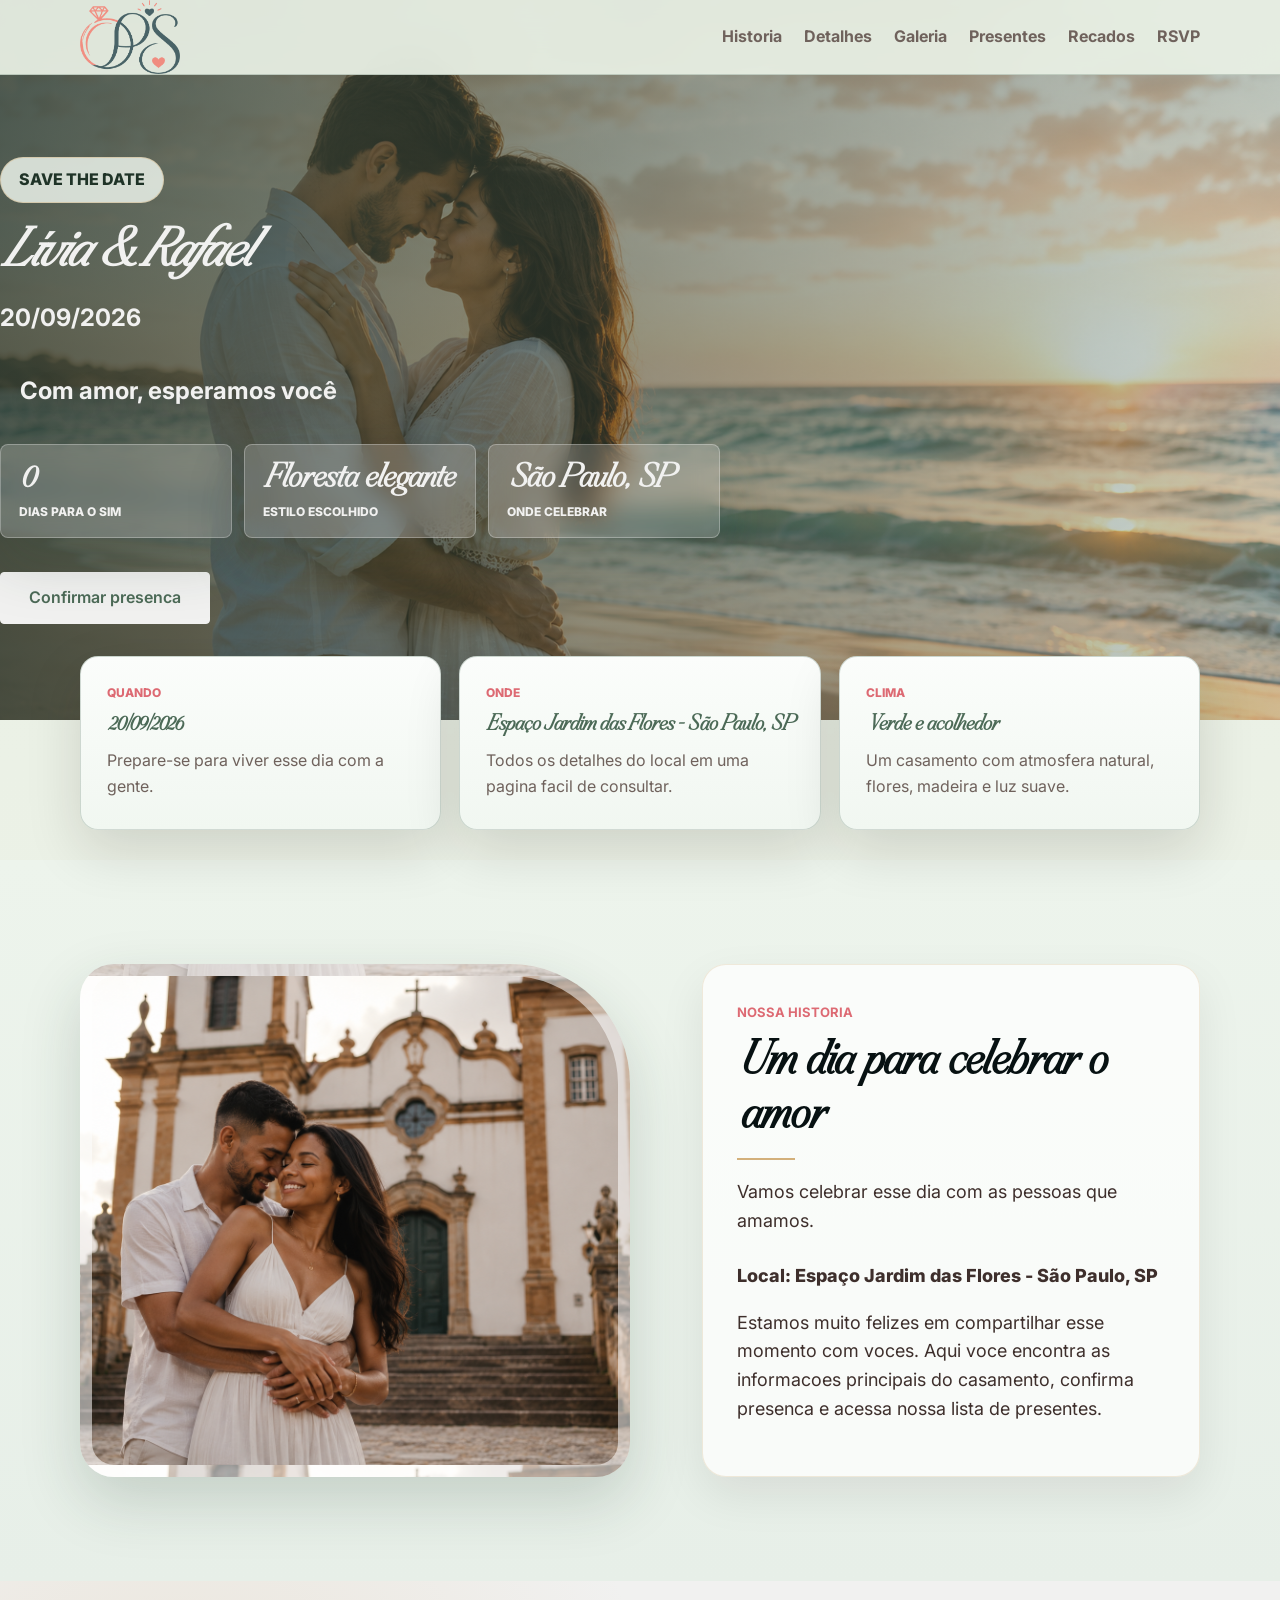
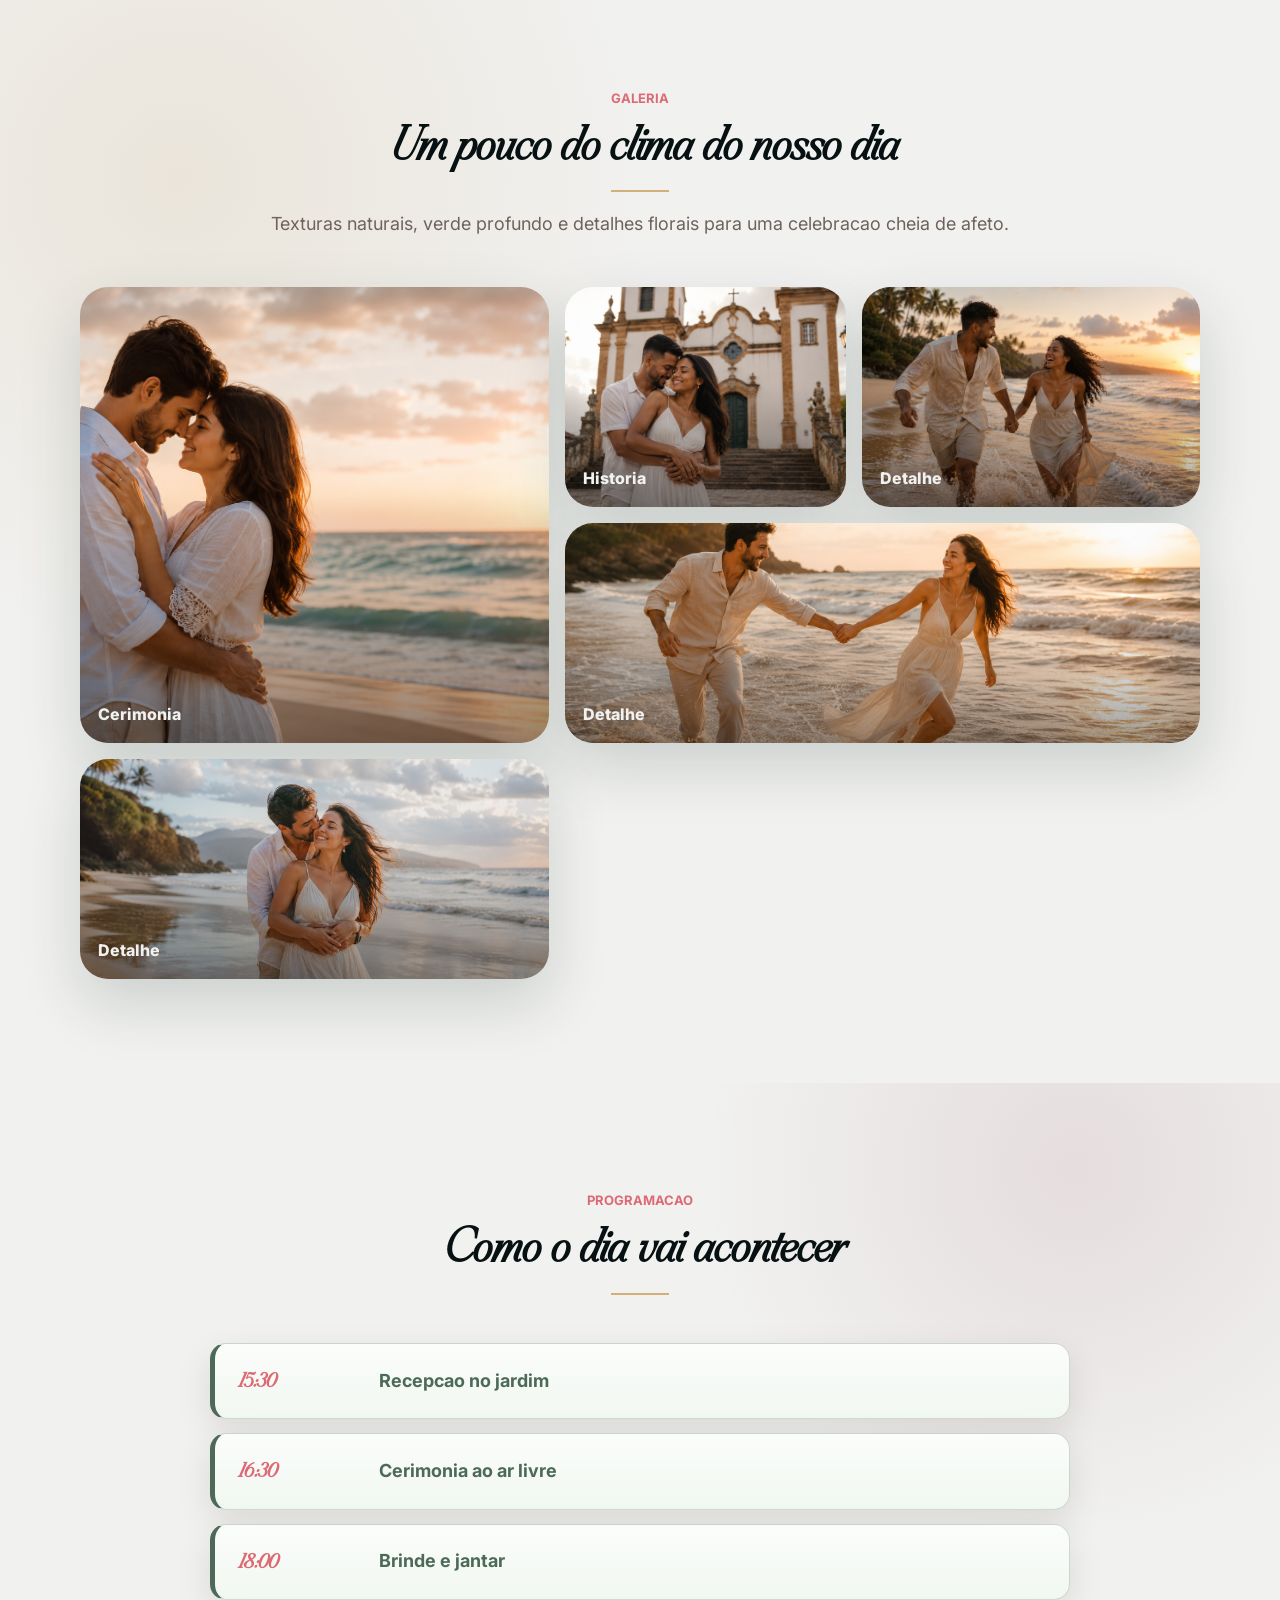
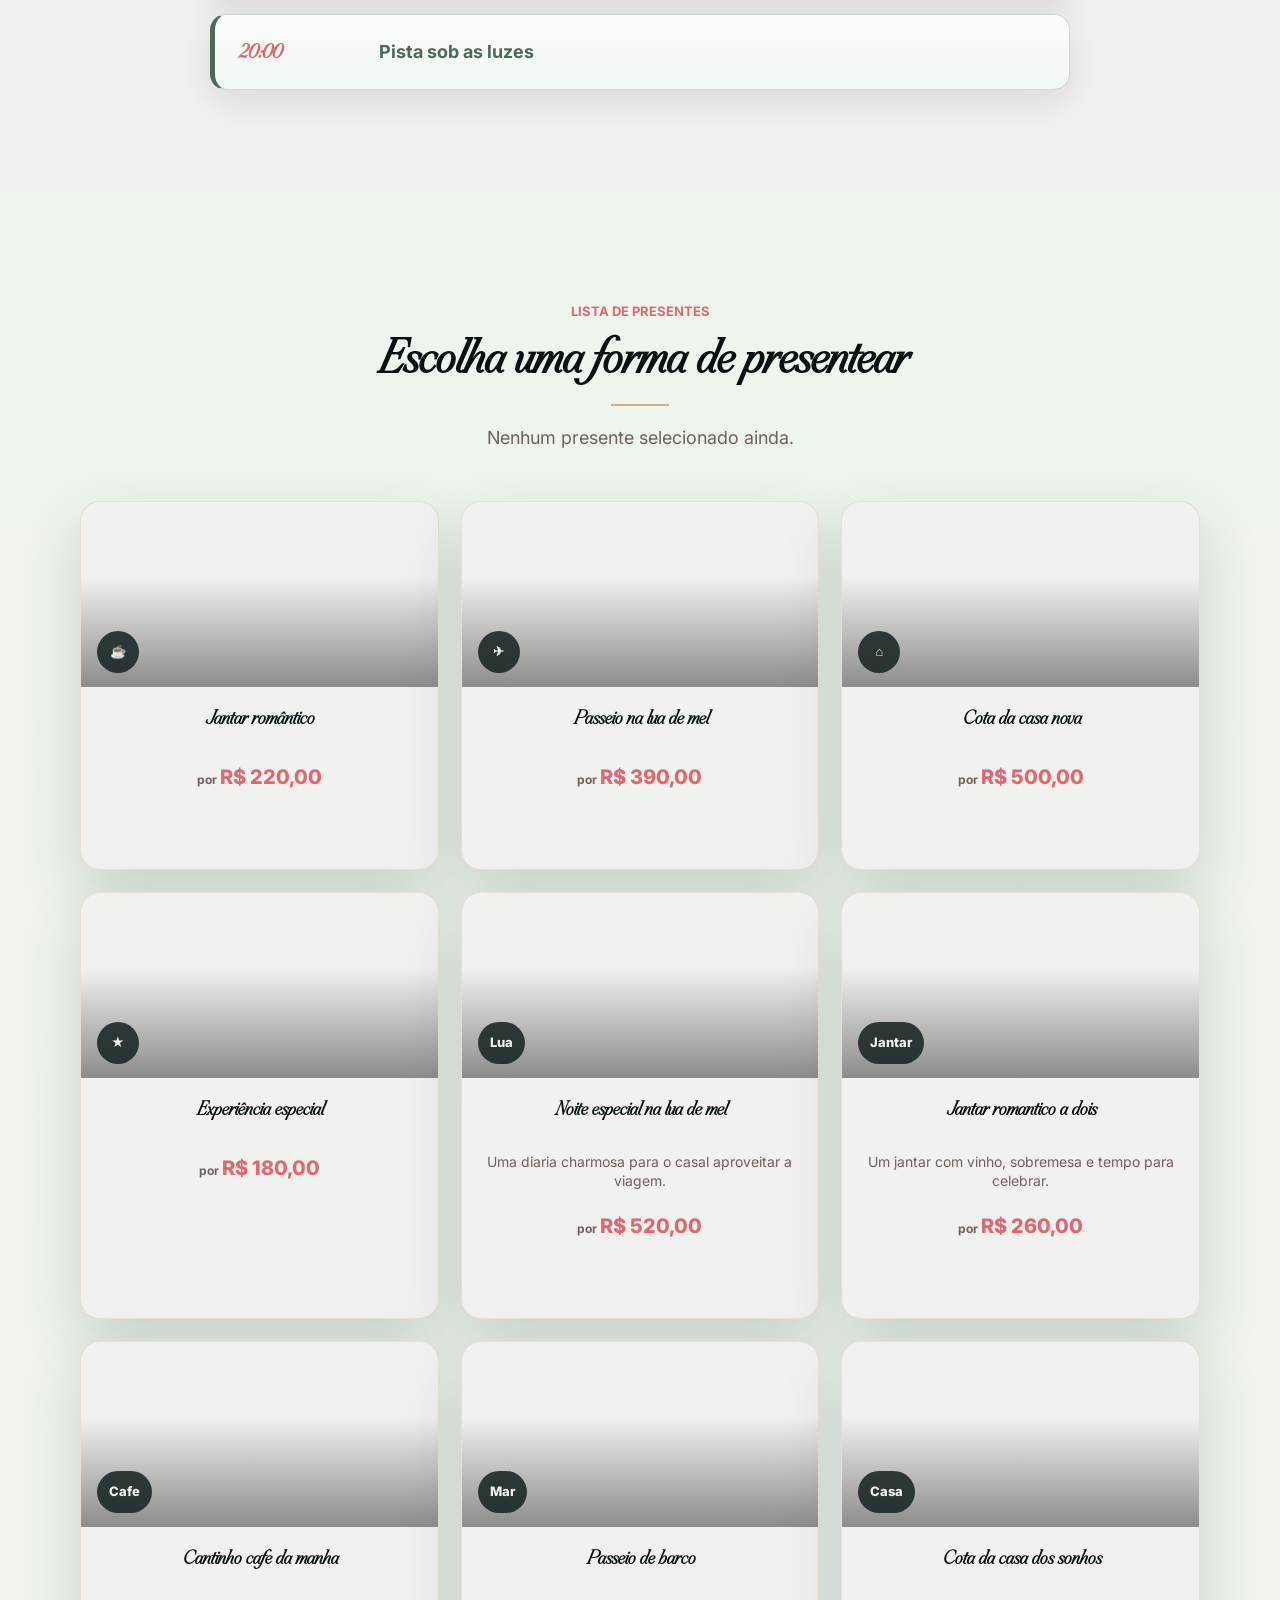
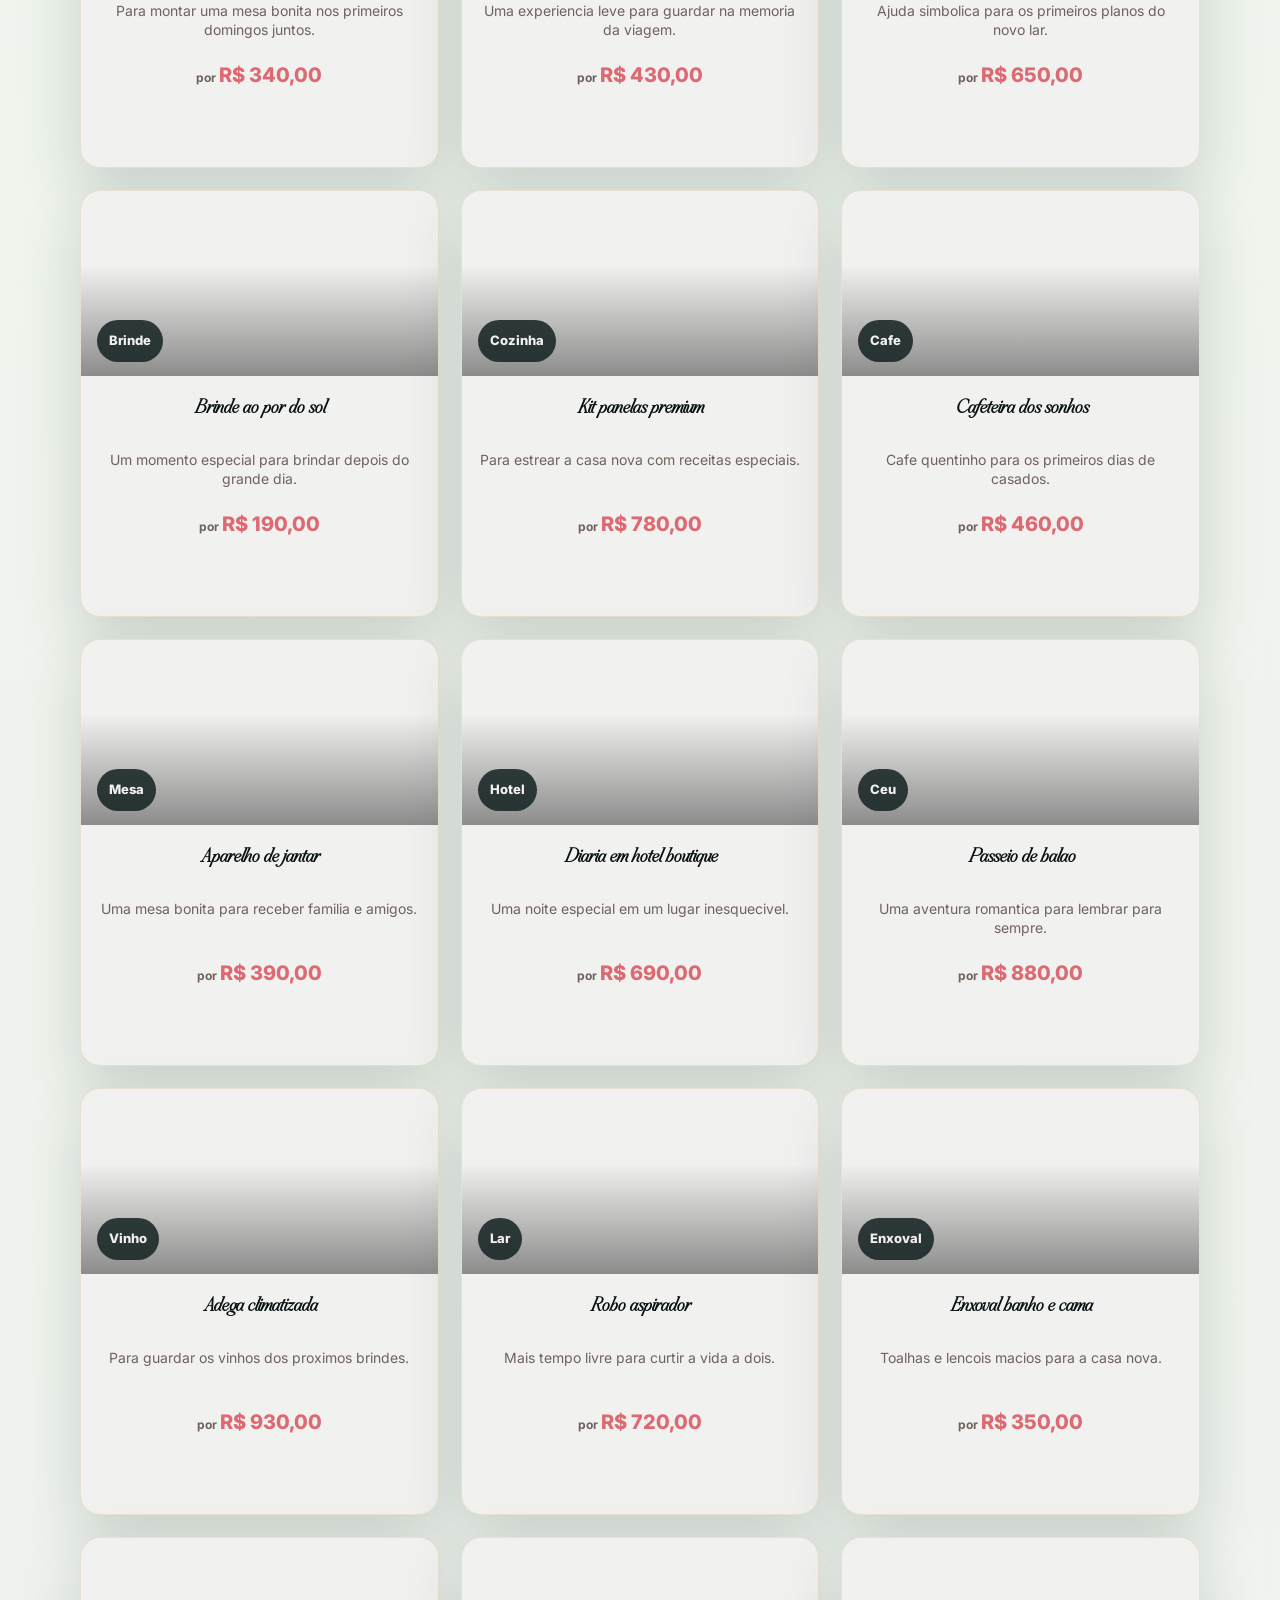
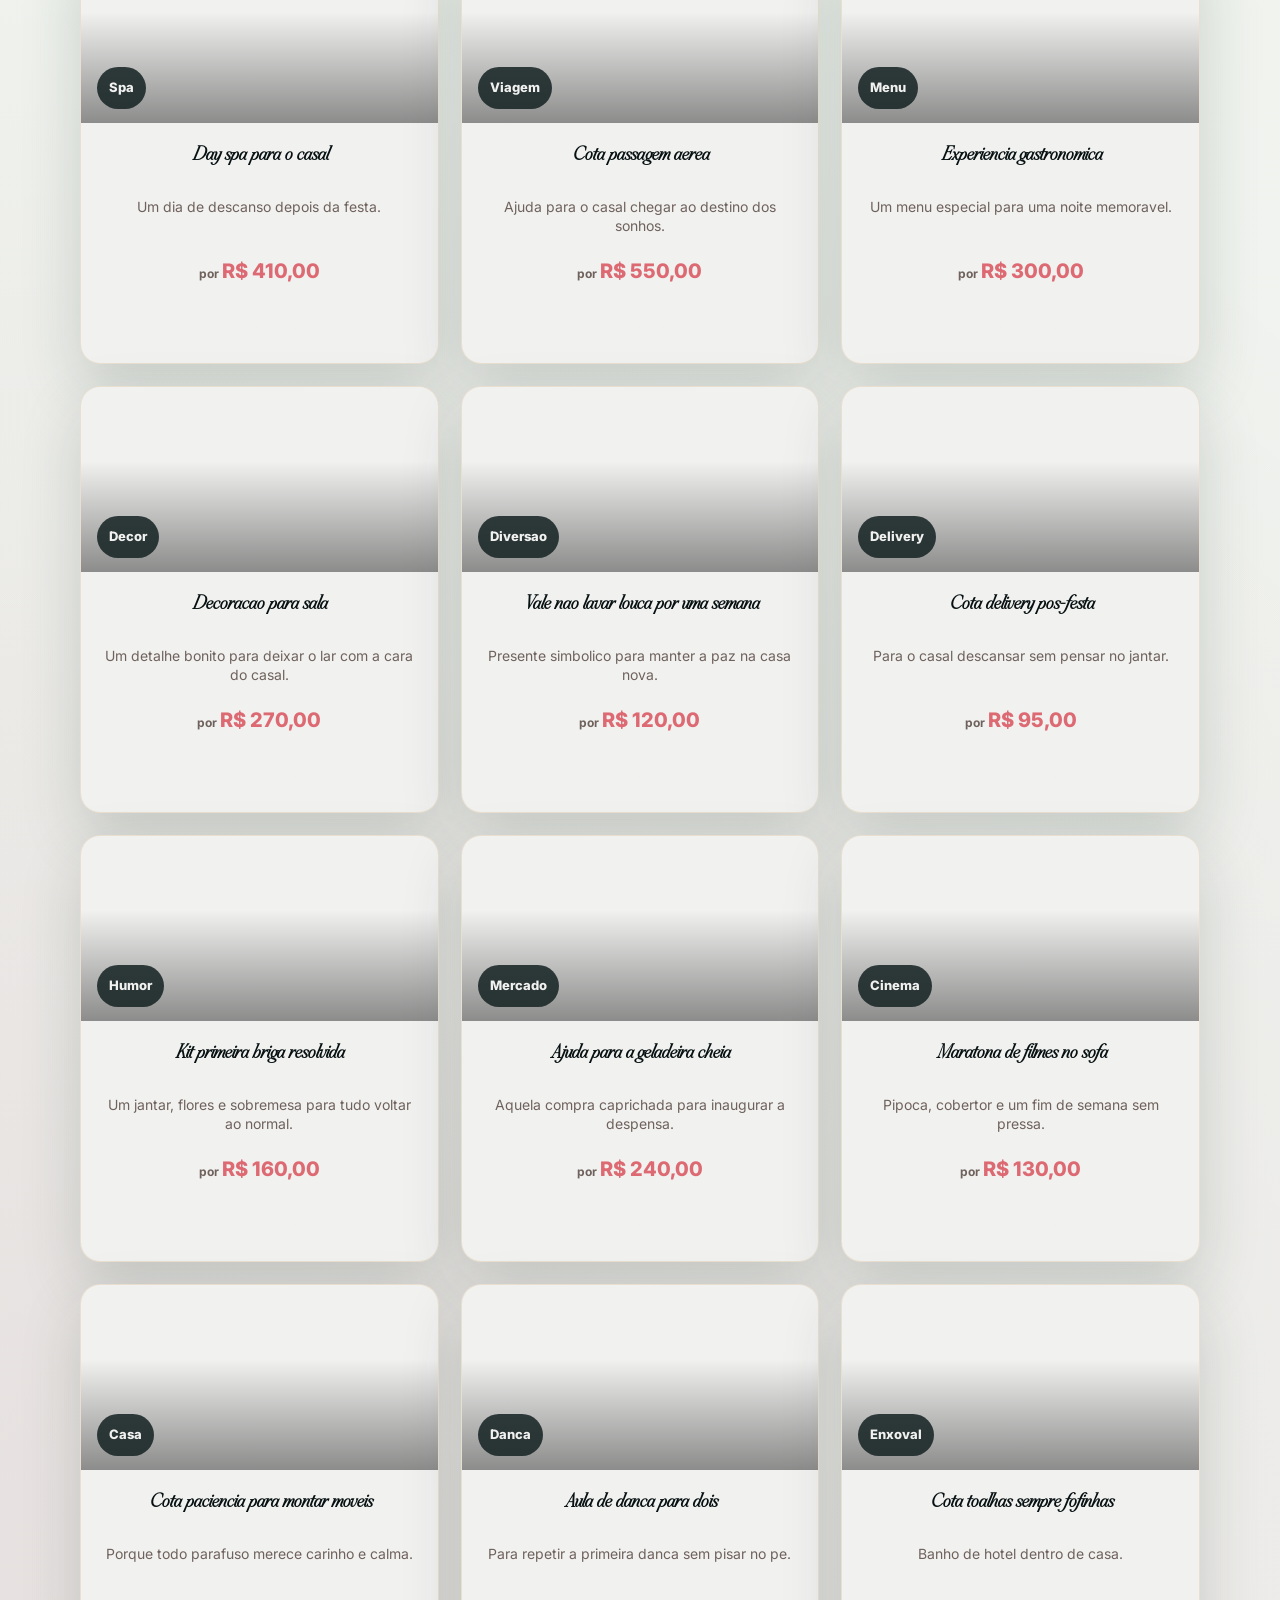
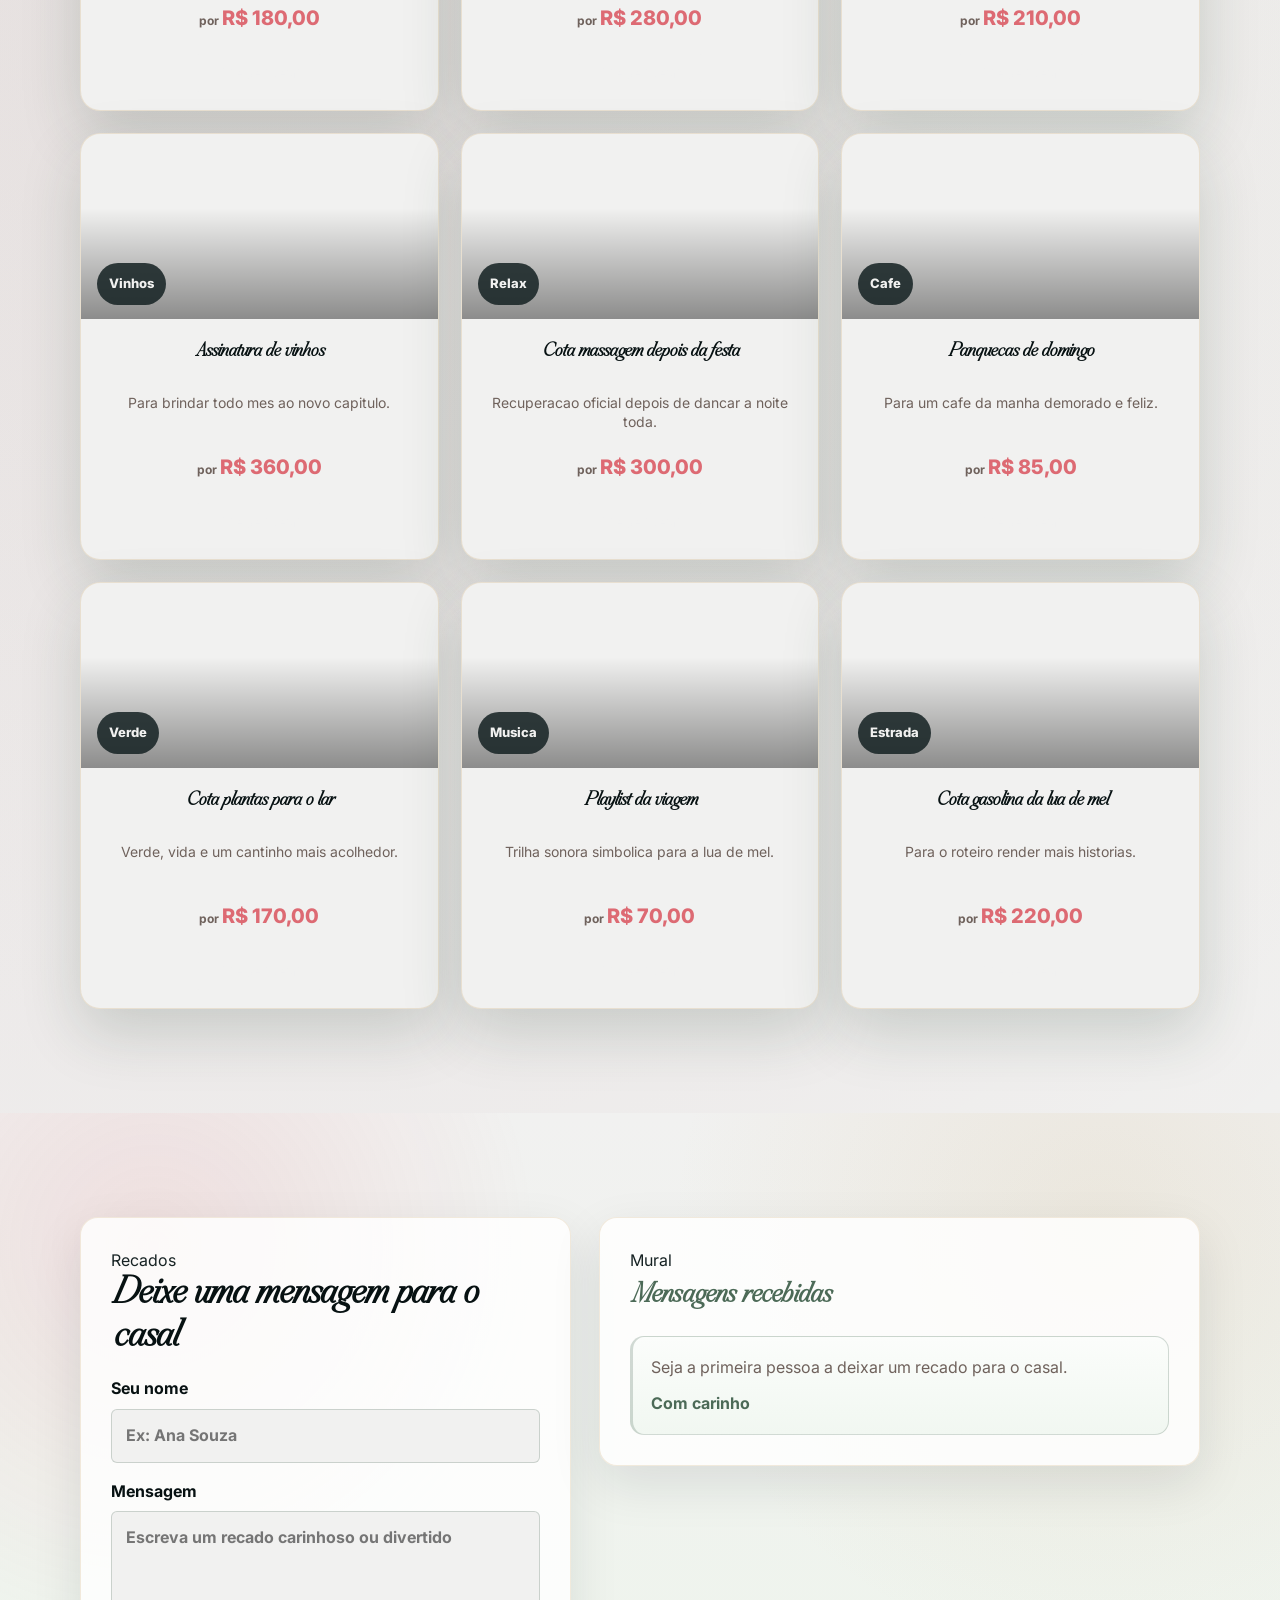
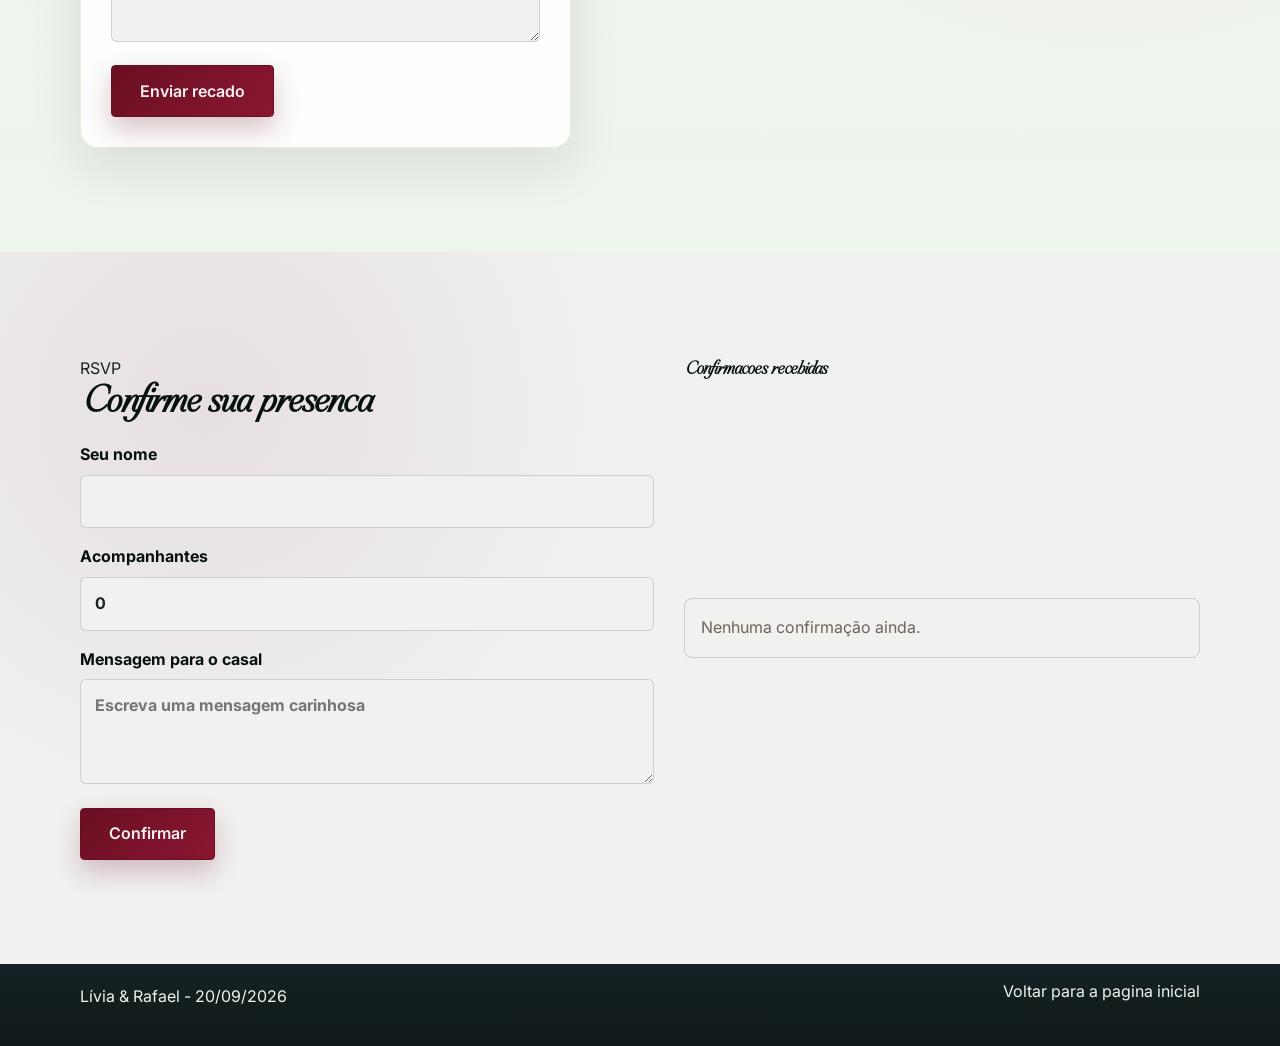
<file: site.html>
<!DOCTYPE html>
<html lang="pt-BR">
<head>
  <meta charset="UTF-8">
  <meta name="viewport" content="width=device-width, initial-scale=1.0">
  <title>Site do casal</title>
  <link rel="icon" href="img/asas.png" type="image/png">
  <link rel="stylesheet" href="styles.css?v=themes-7">
</head>
<body class="couple-page">
  <header class="couple-header">
    <a class="brand" href="index.html"><img class="brand-symbol" src="img/opslogo.png" alt="OpsCasei"></a>
    <nav>
      <a href="#historia">Historia</a>
      <a href="#detalhes">Detalhes</a>
      <a href="#galeria">Galeria</a>
      <a href="#presentes">Presentes</a>
      <a href="#recados">Recados</a>
      <a href="#rsvp">RSVP</a>
    </nav>
  </header>

  <main id="couple-site">
    <section class="couple-hero" id="home">
      <div class="couple-hero-bg"></div>
      <div class="couple-hero-overlay"></div>
      <div class="container couple-hero-content">
        <span>Save the date</span>
        <h1 id="couple-title">Carregando...</h1>
        <p id="couple-date"></p>
        <p class="couple-hero-tagline" id="couple-tagline"></p>
        <div class="couple-hero-facts" aria-label="Resumo do casamento">
          <div>
            <strong id="days-left">--</strong>
            <small>dias para o sim</small>
          </div>
          <div>
            <strong id="hero-theme-label">Tema</strong>
            <small>estilo escolhido</small>
          </div>
          <div>
            <strong id="hero-city">Local</strong>
            <small>onde celebrar</small>
          </div>
        </div>
        <a class="button button-white" href="#rsvp">Confirmar presenca</a>
      </div>
    </section>

    <section class="couple-detail-band" id="detalhes">
      <div class="container detail-grid">
        <article>
          <span>Quando</span>
          <strong id="detail-date">--</strong>
          <p>Prepare-se para viver esse dia com a gente.</p>
        </article>
        <article>
          <span>Onde</span>
          <strong id="detail-place">--</strong>
          <p>Todos os detalhes do local em uma pagina facil de consultar.</p>
        </article>
        <article>
          <span>Clima</span>
          <strong id="detail-mood">Celebrar</strong>
          <p id="detail-mood-copy">Um encontro feito para guardar na memoria.</p>
        </article>
      </div>
    </section>

    <section class="section couple-story" id="historia">
      <div class="container split">
        <div class="story-photo"></div>
        <div class="copy-block">
          <span class="eyebrow">Nossa historia</span>
          <h2>Um dia para celebrar o amor</h2>
          <p id="couple-message">Mensagem do casal.</p>
          <p class="couple-place" id="couple-place"></p>
          <p>Estamos muito felizes em compartilhar esse momento com voces. Aqui voce encontra as informacoes principais do casamento, confirma presenca e acessa nossa lista de presentes.</p>
        </div>
      </div>
    </section>

    <section class="section couple-gallery" id="galeria">
      <div class="container">
        <div class="section-heading">
          <span class="eyebrow">Galeria</span>
          <h2>Um pouco do clima do nosso dia</h2>
          <p id="gallery-intro">Imagens escolhidas para traduzir o estilo da celebracao.</p>
        </div>
        <div class="couple-gallery-grid" id="couple-gallery-grid"></div>
      </div>
    </section>

    <section class="section couple-schedule">
      <div class="container">
        <div class="section-heading">
          <span class="eyebrow">Programacao</span>
          <h2>Como o dia vai acontecer</h2>
        </div>
        <div class="schedule-list" id="schedule-list"></div>
      </div>
    </section>

    <section class="section couple-gifts" id="presentes" data-optional-section="gifts">
      <div class="container">
        <div class="section-heading">
          <span class="eyebrow">Lista de presentes</span>
          <h2>Escolha uma forma de presentear</h2>
          <p id="couple-gift-status">Nenhum presente selecionado ainda.</p>
        </div>
        <div class="couple-gift-grid" id="couple-gift-grid"></div>
      </div>
    </section>

    <section class="section couple-notes" id="recados">
      <div class="container notes-layout">
        <form class="tool-form note-form" id="note-form">
          <span class="eyebrow">Recados</span>
          <h2>Deixe uma mensagem para o casal</h2>
          <label>Seu nome
            <input name="name" type="text" placeholder="Ex: Ana Souza" required>
          </label>
          <label>Mensagem
            <textarea name="message" rows="4" placeholder="Escreva um recado carinhoso ou divertido" required></textarea>
          </label>
          <button class="button button-primary" type="submit">Enviar recado</button>
        </form>
        <aside class="note-board">
          <span class="eyebrow">Mural</span>
          <h3>Mensagens recebidas</h3>
          <div class="note-list" id="note-list"></div>
        </aside>
      </div>
    </section>

    <section class="section couple-rsvp" id="rsvp" data-optional-section="rsvp">
      <div class="container modal-grid">
        <form class="tool-form" id="couple-rsvp-form">
          <span class="eyebrow">RSVP</span>
          <h2>Confirme sua presenca</h2>
          <label>Seu nome
            <input name="guest" type="text" required>
          </label>
          <label>Acompanhantes
            <input name="companions" type="number" min="0" max="10" value="0">
          </label>
          <label>Mensagem para o casal
            <textarea name="note" rows="3" placeholder="Escreva uma mensagem carinhosa"></textarea>
          </label>
          <button class="button button-primary" type="submit">Confirmar</button>
        </form>
        <aside class="guest-list">
          <h3>Confirmacoes recebidas</h3>
          <div id="couple-guests"></div>
        </aside>
      </div>
    </section>
  </main>

  <footer class="footer">
    <div class="container footer-bottom-inner">
      <p id="couple-footer">Site criado com carinho.</p>
      <p><a href="index.html">Voltar para a pagina inicial</a></p>
    </div>
  </footer>

  <script src="couple-site.js?v=themes-6"></script>
</body>
</html>
</file>
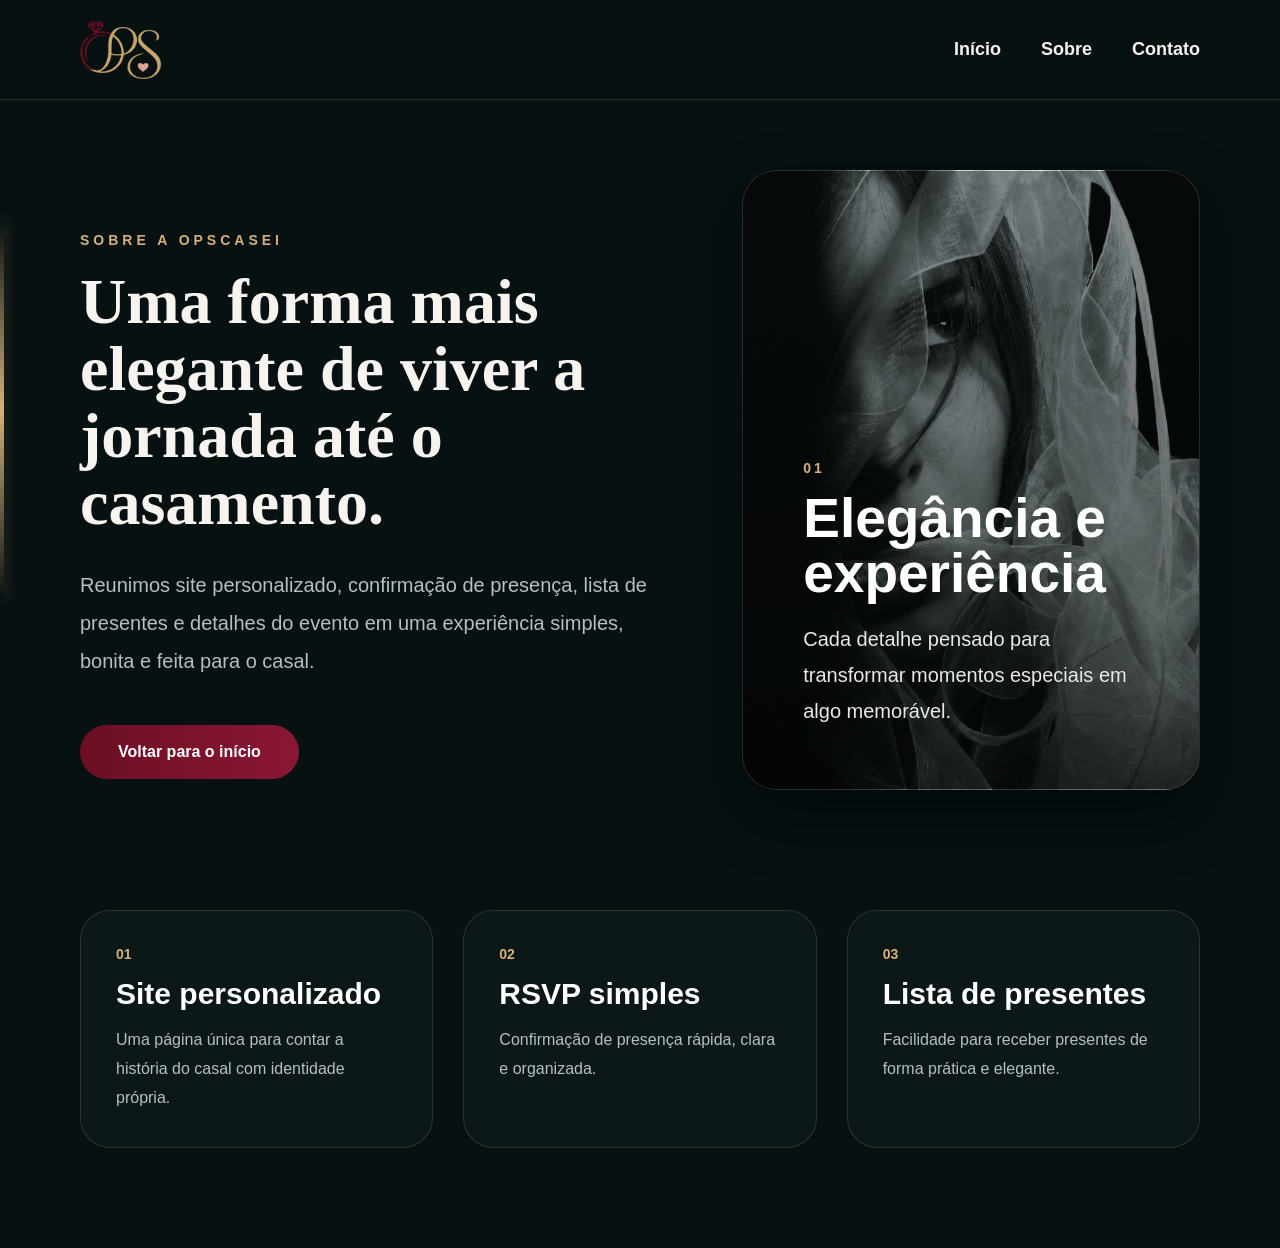
<file: sobre.html>
<!DOCTYPE html>
<html lang="pt-br">
<head>
  <meta charset="UTF-8">
  <meta name="viewport" content="width=device-width, initial-scale=1.0">
  <title>Sobre | OPSCASEI</title>
  <link rel="stylesheet" href="sobre.css">
</head>

<body>

<header class="navbar">
  <a href="index.html" class="logo">
    <img src="./img/logo.png" alt="OPSCASEI">
  </a>

  <nav>

<a href="index.html">Início</a>

<a href="sobre.html">Sobre</a>

<a href="contato.html">Contato</a>

</nav>
</header>

<main>

<section class="sobre">
  <div class="texto">
    <span class="tag">Sobre a OPSCASEI</span>

    <h1>
      Uma forma mais elegante de viver a jornada até o casamento.
    </h1>

    <p>
      Reunimos site personalizado, confirmação de presença, lista de presentes
      e detalhes do evento em uma experiência simples, bonita e feita para o casal.
    </p>

    <a href="index.html" class="botao">Voltar para o início</a>
  </div>

  <div class="card-destaque">

<span>01</span>

<h2>Elegância e experiência</h2>

<p>
Cada detalhe pensado para transformar
momentos especiais em algo memorável.
</p>

</div>
</section>

<section class="valores">
  <article>
    <span>01</span>
    <h3>Site personalizado</h3>
    <p>Uma página única para contar a história do casal com identidade própria.</p>
  </article>

  <article>
    <span>02</span>
    <h3>RSVP simples</h3>
    <p>Confirmação de presença rápida, clara e organizada.</p>
  </article>

  <article>
    <span>03</span>
    <h3>Lista de presentes</h3>
    <p>Facilidade para receber presentes de forma prática e elegante.</p>
  </article>
</section>

</main>

</body>
</html>
</file>
<file: styles.css>
@import url("https://fonts.googleapis.com/css2?family=Cormorant+Garamond:ital,wght@1,500;1,600&family=Inter:wght@500;600;700;800&display=swap");

@font-face {
  font-family: "Griffiths";
  src: url("./fonte/Griffiths.otf") format("opentype");
  font-weight: 400;
  font-style: normal;
  font-display: swap;
}


:root {
  --primary: #6A0F23;      /* vinho */
  --primary-hover: #540B1B;

  --petrol: #071112;       /* texto escuro */
  --gold: #C8A56B;         /* dourado fosco */

  --accent: #520d0d;       /* terracota elegante */
  --coral: #660c14;        /* coral fechado */
  --rose: #8a1630;
  --sage: #D9C7BB;
  --stone: #C8A56B;
  --mist: #E7E7E5;
  --mint: #E8F0EA;
  --dark: #071112;
  --blue-100: rgba(200, 165, 107, 0.16);
  --blue-300: var(--gold);
  --blue-400: var(--primary);
  --blue-500: var(--primary);

  --title-font: "Griffiths", Georgia, serif;

  --warm-white: #F1F1F0;
  --white: #F1F1F0;
  --soft: #F1F1F0;

  --text: #162223;
  --muted: #6F625C;

  --line: #F1F1F0;

  --success: #8AA88A;
  --error: #721111;

  --shadow: 0 22px 60px rgba(88, 62, 48, 0.12);
  --hero-overlay: rgba(7, 17, 18, 0.42);
}
* {
  box-sizing: border-box;
}

html {
  scroll-behavior: smooth;
  overflow-x: hidden;
}

body {
  margin: 0;
  color: var(--text);
  background: linear-gradient(180deg, var(--soft) 0%, var(--white) 46%, var(--soft) 100%);
  font-family: "Helvetica Neue", Arial, sans-serif;
  font-size: 16px;
  line-height: 1.6;
  overflow-x: hidden;
}

body.menu-open,
body.modal-open {
  overflow: hidden;
}

a {
  color: inherit;
  text-decoration: none;
}

img {
  max-width: 100%;
  display: block;
}

.visually-hidden {
  position: absolute;
  width: 1px;
  height: 1px;
  overflow: hidden;
  clip: rect(0 0 0 0);
  clip-path: inset(50%);
  white-space: nowrap;
}

button,
input,
textarea {
  font: inherit;
}

.container {
  width: min(1120px, calc(100% - 40px));
  margin: 0 auto;
}

.site-header {
  position: fixed;
  inset: 0 0 auto;
  z-index: 100;
  background: #F1F1F0;
  border-bottom: 2px solid rgb(92, 0, 20);
  backdrop-filter: blur(16px);
  transition: box-shadow 0.2s ease, background 0.2s ease;
}

.site-header.is-scrolled {
  box-shadow: 0 8px 30px rgba(22, 34, 35, 0.1);
}

.header-inner {
  height: 100px;
  display: flex;
  align-items: center;
  justify-content: space-between;
  gap: 22px;
}

.brand {
  display: inline-flex;
  align-items: center;
  width: auto;
  min-width: 0;
  white-space: nowrap;
}

.brand-symbol {
  display: block;
  width: auto;
  height: 74px;
  flex: 0 0 auto;
  transform: none;
}

.brand-logo {
  display: none;
  width: 230px;
  height: auto;
  flex: 0 0 auto;
  transform: none;
}

.inline-brand {
  display: inline-flex;
  align-items: center;
  gap: 12px;
  vertical-align: middle;
}

.inline-brand-symbol,
.inline-brand-logo {
  display: block;
  flex: 0 0 auto;
}

.inline-brand-symbol {
  width: auto;
  height: 46px;
  transform: translateY(-4px);
}

.inline-brand-logo {
  width: 210px;
  height: auto;
}

.main-nav {
  display: flex;
  align-items: center;
  justify-content: center;
  flex: 1;
  gap: 26px;
  color: var(--petrol);
  font-size: 14px;
  font-weight: 500;
}

.main-nav a,
.nav-title {
  color: inherit;
  border: 0;
  background: transparent;
  padding: 24px 0;
  cursor: pointer;
}

.main-nav a:hover,
.nav-title:hover {
  color: var(--blue-500);
}

.nav-group {
  position: relative;
}

.nav-title::after {
  content: "";
  display: inline-block;
  width: 7px;
  height: 7px;
  margin-left: 7px;
  border-right: 1px solid currentColor;
  border-bottom: 1px solid currentColor;
  transform: translateY(-2px) rotate(45deg);
}

.nav-submenu {
  position: absolute;
  top: 64px;
  left: -20px;
  min-width: 210px;
  padding: 10px;
  background: var(--white);
  border: 1px solid var(--line);
  border-radius: 8px;
  box-shadow: var(--shadow);
  opacity: 0;
  visibility: hidden;
  transform: translateY(10px);
  transition: 0.2s ease;
}

.nav-submenu a {
  display: block;
  padding: 10px 12px;
  border-radius: 6px;
}

.nav-submenu a:hover {
  background: #F1F1F0;
}

.nav-group:hover .nav-submenu {
  opacity: 1;
  visibility: visible;
  transform: translateY(0);
}

.header-actions {
  display: flex;
  align-items: center;
  gap: 14px;
  white-space: nowrap;
}

.login-link {
  color: var(--blue-500);
  font-size: 14px;
  font-weight: 600;
}

.button {
  display: inline-flex;
  align-items: center;
  justify-content: center;
  min-height: 52px;
  padding: 0 28px;
  border: 1px solid transparent;
  border-radius: 4px;
  font-weight: 600;
  line-height: 1.2;
  transition: 0.2s ease;
  white-space: nowrap;
}

.button-small {
  min-height: 40px;
  padding: 0 18px;
  font-size: 14px;
}

.button-primary {
  color: var(--white);
  background: linear-gradient(135deg, var(--primary), #8a1630);
  border-color: var(--primary);
  box-shadow: 0 12px 26px rgba(106, 15, 35, 0.24);
}

.button-primary:hover {
  background: linear-gradient(135deg, var(--primary-hover), var(--primary));
  border-color: var(--primary-hover);
}

.button-white {
  color: var(--petrol);
  background: var(--white);
  border-color: var(--white);
}

.button-white:hover {
  transform: translateY(-2px);
}

.button-ghost {
  color: var(--white);
  background: rgba(241, 241, 240, 0.2);
  border-color: rgba(241, 241, 240, 0.28);
}

.button-ghost:hover {
  background: rgba(241, 241, 240, 0.32);
}

.button-outline {
  color: var(--petrol);
  background: transparent;
  border-color: var(--line);
}

.button-outline:hover {
  color: var(--petrol);
  background: var(--gold);
  border-color: var(--gold);
}

.menu-toggle {
  display: none;
  width: 42px;
  height: 42px;
  border: 1px solid var(--line);
  border-radius: 6px;
  background: var(--white);
  padding: 9px;
}

.menu-toggle span {
  display: block;
  width: 100%;
  height: 2px;
  margin: 5px 0;
  background: var(--petrol);
}

.hero {
  position: relative;
  min-height: 820px;
  padding-top: 72px;
  overflow: hidden;
  color: var(--white);
  background: var(--petrol);
  isolation: isolate;
}

.hero-slider,
.hero-slide,
.hero-overlay {
  position: absolute;
  inset: 0;
}

.hero-slider {
  z-index: -3;
}

.hero-slide {
  background-position: center center;
  background-size: cover;
  opacity: 0;
  transform: scale(1.01) translateX(0);
  animation: heroSlide 35s infinite;
}

.hero-slide-one {
  background-image: url("img/01 (3).png");
}

.hero-slide-two {
  background-image: url("img/01 (4).png");
  animation-delay: 7s;
}

.hero-slide-three {
  background-image: url("img/01 (5).png");
  animation-delay: 14s;
}

.hero-slide-four {
  background-image: url("img/01 (6).png");
  animation-delay: 21s;
}

.hero-slide-five {
  background-image: url("img/01 (7).png");
  animation-delay: 28s;
}

.hero-slide-six,
.hero-slide-seven {
  display: none;
}

.hero-overlay {
  display: block;
  z-index: -2;
  background:
    radial-gradient(circle at 24% 28%, rgba(255, 255, 255, 0.341), transparent 34%),
    linear-gradient(90deg, rgba(255, 255, 255, 0.2), rgba(255, 255, 255, 0.352));
}

.hero::after {
  content: "";
  position: absolute;
  inset: auto 0 0;
  height: 190px;
  background: linear-gradient(180deg, rgba(241, 241, 240, 0) 0%, rgba(241, 241, 240, 0.62) 55%, var(--soft) 100%);
  z-index: -1;
  pointer-events: none;
}

.hero-content {
  position: relative;
  width: min(1120px, calc(100% - 40px));
  display: flex;
  flex-direction: column;
  align-items: center;
  padding: 620px 0 170px;
  max-width: none;
  transform: none;
}

.hero-copy {
  display: none;
  max-width: none;
  text-align: center;
}

h1,
h2,
h3,
p {
  margin-top: 0;
}

h1,
h2,
h3 {
  font-family: var(--title-font);
}

h1 {
  max-width: none;
  margin-bottom: 20px;
  font-size: clamp(34px, 4.2vw, 56px);
  line-height: 1.02;
  font-weight: 650;
  letter-spacing: 0;
}

.hero-copy h1 {
  color: var(--white);
  text-shadow: 0 2px 10px rgba(0, 0, 0, 0.35);
}

.hero-copy .hero-statement {
  color: #071112;
  width: max-content;
  max-width: 100%;
  margin-left: auto;
  margin-right: auto;
  font-size: clamp(30px, 4.1vw, 54px);
  font-weight: 650;
  line-height: 1;
  white-space: nowrap;
  text-shadow: 0 2px 10px rgba(0, 0, 0, 0.35);
}

.hero-copy .hero-statement em {
  color: var(--gold);
  font-style: italic;
  font-weight: 650;
}

.hero-title{
  font-family: var(--title-font);
  font-weight: 500;
  letter-spacing: 0;
  line-height: 1.1;
   text-align: center;
}
.hero-title span{
  color: var(--coral);
  font-style: italic;
}

.inline-brand-hero {
  width: fit-content;
  padding: 14px 18px 10px;
  background: #F1F1F0;
  border: 1px solid #F1F1F0;
  border-radius: 8px;
  box-shadow: 0 18px 46px 'rgba(51, 51, 51, 0.14);
}

.inline-brand-hero .inline-brand-symbol {
  height: 58px;
}

.inline-brand-hero .inline-brand-logo {
  width: 286px;
}

.hero-content p {
  max-width: 620px;
  margin-bottom: 34px;
  font-size: 22px;
  line-height: 1.45;
  font-weight: 300;
}

.hero-copy p {
  color: #F1F1F0;
  text-shadow: 0 10px 30px rgba(51, 51, 51, 0.2);
}

.hero-actions,
.section-actions,
.center-actions {
  display: flex;
  flex-wrap: wrap;
  align-items: center;
  gap: 14px;
}

.hero-actions {
  width: 100%;
  justify-content: center;
  margin-top: clamp(40px, 7vh, 80px);
}

.hero-actions .button {
  color: var(--gold);
  background: #071112;
  border-color: #071112;
}

.hero-actions .button:hover {
  color: var(--primary);
  background: #0d1b1d;
  border-color: #0d1b1d;
}

.hero .button-ghost {
  color: var(--gold);
  background: #071112;
  border-color: #071112;
}

.hero .button-ghost:hover {
  background: #0d1b1d;
  border-color: #0d1b1d;
}

.hero-link {
  display: inline-block;
  align-self: center;
  margin-top: 28px;
  color: var(--white);
  font-weight: 600;
  text-align: center;
  border-bottom: 1px solid rgba(169, 129, 0, 0.9);
}

.hero-preview {
  display: none;
}

.hero-corner-card {
  display: none;
}
/* estilos normais */

body{
   background: var(--warm-white);
}

.navbar{
   height:90px;
}

.sobre{
   min-height:100vh;
}

/* aqui termina os estilos normais */


/* RESPONSIVO */
@media(max-width:768px){

   .sobre{
      padding:40px;
   }

}

@keyframes heroSlide {
  0% {
    opacity: 0;
    transform: scale(1.01) translateX(0);
  }

  4%,
  18% {
    opacity: 1;
  }

  22%,
  100% {
    opacity: 0;
    transform: scale(1.04) translateX(-1.5%);
  }
}

@keyframes storyFloat {
  0%,
  100% {
    transform: translateY(0);
  }
  50% {
    transform: translateY(-8px);
  }
}

@keyframes heroParallax {
  0% {
    transform: scale(1) translateY(0);
  }
  100% {
    transform: scale(1.05) translateY(-12px);
  }
}

.browser-card {
  overflow: hidden;
  border: 10px solid rgba(241, 241, 240, 0.72);
  border-radius: 16px;
  box-shadow: 0 35px 80px rgba(0, 0, 0, 0.25);
  transform: rotate(-2deg);
}

.browser-top,
.layout-browser {
  display: flex;
  gap: 6px;
  padding: 12px;
  background: var(--white);
}

.browser-top span,
.layout-browser span {
  width: 8px;
  height: 8px;
  border-radius: 50%;
  background: var(--stone);
}

.wedding-screen {
  min-height: 270px;
  display: grid;
  place-content: center;
  text-align: center;
  background-image: linear-gradient(rgba(22, 34, 35, 0.38), rgba(221, 106, 115, 0.18)), url("https://images.unsplash.com/photo-1511285560929-80b456fea0bc?auto=format&fit=crop&w=900&q=78");
  background-position: center;
  background-size: cover;
}

.wedding-screen p {
  margin: 0;
  color: var(--white);
  font-weight: 300;
}

.script-name {
  font-family: var(--title-font);
  font-size: 46px;
  font-style: italic;
}

.section {
  padding: 104px 0;
}

@media (min-width: 861px) {
  .intro {
    margin-top: 120px;
  }
}

.split {
  display: grid;
  grid-template-columns: minmax(0, 1.05fr) minmax(0, 0.95fr);
  gap: 72px;
  align-items: center;
}

.split.reverse {
  grid-template-columns: minmax(0, 0.95fr) minmax(0, 1.05fr);
}

.video-card {
  position: relative;
  overflow: hidden;
  min-height: 390px;
  background-image: url("img/01 (7).png");
  background-position: center;
  background-size: cover;
  border-radius: 8px;
  box-shadow: var(--shadow);
}

.intro-video {
  position: absolute;
  inset: 0;
  width: 100%;
  height: 100%;
  object-fit: cover;
}

.play-button {
  position: absolute;
  inset: 50% auto auto 50%;
  width: 82px;
  height: 82px;
  border: 0;
  border-radius: 50%;
  color: var(--coral);
  background: var(--warm-white);
  box-shadow: 0 18px 40px rgba(69, 98, 104, 0.18);
  transform: translate(-50%, -50%);
  font-size: 26px;
  padding-left: 6px;
  transition: opacity 0.2s ease, transform 0.2s ease;
}

.video-card.is-playing .play-button {
  opacity: 0;
  pointer-events: none;
  transform: translate(-50%, -50%) scale(0.92);
}

.copy-block .eyebrow,
.section-heading .eyebrow {
  display: inline-block;
  margin-bottom: 12px;
  color: var(--blue-500);
  font-size: 13px;
  font-weight: 700;
  letter-spacing: 0;
  text-transform: uppercase;
}

h2 {
  margin-bottom: 18px;
  color: var(--dark);
  font-size: clamp(32px, 4vw, 48px);
  line-height: 1.12;
  font-weight: 700;
  letter-spacing: 0;
}

.copy-block p,
.section-heading p {
  color: var(--muted);
  font-size: 18px;
}

.copy-block p {
  margin-bottom: 18px;
}

.section-actions {
  margin-top: 30px;
}

.layouts,
.features,
.faq {
  background: linear-gradient(180deg, var(--white), var(--soft));
}

.section-heading {
  max-width: 760px;
  margin: 0 auto 48px;
  text-align: center;
}

.section-heading h2::after,
.copy-block h2::after {
  content: "";
  display: block;
  width: 58px;
  height: 2px;
  margin: 16px auto 0;
  background: var(--gold);
}

.copy-block h2::after {
  margin-left: 0;
}

.layouts {
  background: #071112;
  scroll-margin-top: 92px;
}

.layouts .container {
  width: min(1180px, calc(100% - 40px));
}

.theme-heading {
  max-width: 760px;
  margin: 0 auto 44px;
  text-align: center;
}

.theme-heading h2 {
  color: #F7F3EE;
}

.theme-heading p {
  color: rgba(247, 243, 238, 0.7);
}

.layout-grid {
  display: grid;
  grid-template-columns: repeat(2, minmax(0, 1fr));
  gap: 28px;
}

.layout-card {
  position: relative;
  min-height: 430px;
  overflow: hidden;
  display: flex;
  align-items: flex-end;
  cursor: pointer;
  border-radius: 25px;
  box-shadow: 0 22px 60px rgba(0, 0, 0, 0.28);
  isolation: isolate;
  transition: transform 0.28s ease, box-shadow 0.28s ease;
}

.layout-card:hover,
.layout-card:focus-visible {
  box-shadow: 0 34px 84px rgba(0, 0, 0, 0.42);
  outline: 0;
  transform: translateY(-10px);
}

.layout-card img {
  position: absolute;
  inset: 0;
  z-index: -2;
  width: 100%;
  height: 100%;
  object-fit: cover;
  object-position: center;
  transition: transform 0.55s ease;
}

.layout-card:hover img,
.layout-card:focus-visible img {
  transform: scale(1.06);
}

.layout-overlay {
  position: absolute;
  inset: 0;
  z-index: -1;
  background:
    linear-gradient(
      to top,
      rgba(0, 0, 0, 0.75),
      rgba(0, 0, 0, 0.15)
    );
}

.layout-content {
  width: 100%;
  padding: 34px;
  color: #F7F3EE;
  font-family: Inter, "Helvetica Neue", Arial, sans-serif;
}

.layout-kicker {
  display: inline-block;
  margin-bottom: 12px;
  color: #C8A56B;
  font-size: 12px;
  font-weight: 800;
  letter-spacing: 0;
}

.layout-content h3 {
  margin-bottom: 4px;
  color: #F7F3EE;
  font-family: "Cormorant Garamond", "Cormorant", Georgia, serif;
  font-size: clamp(42px, 6vw, 68px);
  font-style: italic;
  font-weight: 500;
  line-height: 0.95;
}

.layout-content p {
  margin-bottom: 18px;
  color: rgba(247, 243, 238, 0.7);
  font-size: 17px;
  font-weight: 600;
}

.layout-features {
  display: flex;
  flex-wrap: wrap;
  gap: 9px;
  padding: 0;
  margin: 0 0 24px;
  list-style: none;
}

.layout-features li {
  padding: 7px 10px;
  color: rgba(247, 243, 238, 0.86);
  background: rgba(247, 243, 238, 0.12);
  border: 1px solid rgba(247, 243, 238, 0.16);
  border-radius: 999px;
  font-size: 12px;
  font-weight: 700;
}

.layout-actions {
  display: flex;
  flex-wrap: wrap;
  gap: 10px;
}

.layout-actions button {
  min-height: 44px;
  padding: 0 18px;
  color: #071112;
  background: #C8A56B;
  border: 1px solid #C8A56B;
  border-radius: 999px;
  cursor: pointer;
  font-family: Inter, "Helvetica Neue", Arial, sans-serif;
  font-weight: 800;
}

.layout-actions button:first-child {
  color: #F7F3EE;
  background: rgba(247, 243, 238, 0.12);
  border-color: rgba(247, 243, 238, 0.32);
}

.layout-actions button:hover,
.layout-actions button:focus-visible {
  color: #F7F3EE;
  background: #6A0F23;
  border-color: #6A0F23;
  outline: 0;
}

.center-actions {
  justify-content: center;
  margin-top: 42px;
}

.gift-list {
  background: linear-gradient(180deg, var(--soft), #F1F1F0);
}

.check-list {
  padding: 0;
  margin: 24px 0 0;
  list-style: none;
}

.check-list li {
  position: relative;
  padding-left: 32px;
  margin-bottom: 16px;
  color: var(--muted);
}

.check-list li::before {
  content: "✓";
  position: absolute;
  left: 0;
  top: 0;
  width: 22px;
  height: 22px;
  display: grid;
  place-items: center;
  color: var(--white);
  background: var(--blue-300);
  border-radius: 50%;
  font-size: 13px;
  font-weight: 700;
}

.gift-visual,
.app-visual {
  position: relative;
  min-height: 520px;
  display: grid;
  place-items: center;
}

.gift-bg {
  position: absolute;
  inset: 58px 0 34px;
  border-radius: 8px;
  background-image: linear-gradient(135deg, rgba(226, 192, 141, 0.26), #F1F1F0), url("https://images.unsplash.com/photo-1482482097755-0b595893ba63?auto=format&fit=crop&w=900&q=76");
  background-position: center;
  background-size: cover;
  box-shadow: var(--shadow);
}

.phone {
  position: relative;
  width: 250px;
  min-height: 500px;
  padding: 18px;
  background: var(--petrol);
  border-radius: 32px;
  box-shadow: 0 28px 70px rgba(69, 98, 104, 0.25);
}

.phone-large {
  transform: translateX(36px) rotate(3deg);
}

.phone-notch {
  position: absolute;
  top: 12px;
  left: 50%;
  width: 86px;
  height: 20px;
  background: var(--petrol);
  border-radius: 0 0 12px 12px;
  transform: translateX(-50%);
  z-index: 2;
}

.phone-screen {
  min-height: 464px;
  padding: 54px 18px 22px;
  overflow: hidden;
  background: var(--white);
  border-radius: 22px;
}

.phone-screen h3 {
  margin-bottom: 22px;
  color: var(--dark);
  font-size: 24px;
}

.gift-item {
  display: flex;
  gap: 12px;
  align-items: center;
  padding: 14px;
  margin-bottom: 12px;
  border: 1px solid var(--line);
  border-radius: 8px;
}

.gift-item span {
  width: 38px;
  height: 38px;
  display: grid;
  place-items: center;
  color: var(--petrol);
  background: var(--mint);
  border-radius: 50%;
}

.gift-item strong,
.gift-item small {
  display: block;
}

.gift-item small {
  color: var(--muted);
}

.progress {
  height: 10px;
  margin-top: 26px;
  overflow: hidden;
  background: var(--mist);
  border-radius: 999px;
}

.progress span {
  display: block;
  width: 68%;
  height: 100%;
  background: linear-gradient(90deg, var(--coral), var(--gold));
}

.app-section {
  background: #F1F1F0;
}

.app-visual {
  min-height: 560px;
}

.tilted {
  transform: rotate(-5deg);
}

.app-screen {
  background: linear-gradient(180deg, var(--mint), var(--white));
}

.app-screen h3 {
  color: var(--blue-500);
}

.app-brand-title {
  margin-bottom: 22px;
}

.inline-brand-app {
  max-width: 100%;
}

.inline-brand-app .inline-brand-symbol {
  height: 34px;
}

.inline-brand-app .inline-brand-logo {
  width: 132px;
}

.notification {
  padding: 14px;
  margin-bottom: 14px;
  color: var(--dark);
  background: var(--white);
  border: 1px solid var(--line);
  border-radius: 8px;
  box-shadow: 0 10px 20px rgba(69, 98, 104, 0.08);
  font-size: 14px;
}

.floating-note {
  position: absolute;
  padding: 12px 16px;
  color: var(--blue-500);
  background: var(--white);
  border: 1px solid var(--line);
  border-radius: 8px;
  box-shadow: var(--shadow);
  font-weight: 700;
}

.note-one {
  top: 120px;
  right: 42px;
}

.note-two {
  left: 32px;
  bottom: 128px;
}

.store-row {
  display: flex;
  flex-wrap: wrap;
  gap: 14px;
  margin-top: 30px;
}

.store-row a {
  min-width: 150px;
  padding: 12px 18px;
  color: var(--white);
  background: var(--dark);
  border-radius: 8px;
  font-weight: 700;
  text-align: center;
}

.feature-grid {
  display: grid;
  grid-template-columns: repeat(4, 1fr);
  gap: 22px;
}

.feature-grid article,
.testimonial-card {
  padding: 28px;
  background: var(--white);
  border: 1px solid var(--line);
  border-radius: 8px;
  box-shadow: 0 14px 40px rgba(22, 34, 35, 0.08);
}

.feature-icon {
  width: 48px;
  height: 48px;
  display: grid;
  place-items: center;
  margin-bottom: 18px;
  color: var(--white);
  background: linear-gradient(135deg, var(--sage), var(--petrol));
  border-radius: 50%;
  font-weight: 700;
}

.feature-grid h3 {
  margin-bottom: 10px;
  color: var(--dark);
  font-size: 20px;
  line-height: 1.25;
}

.feature-grid p {
  margin-bottom: 0;
  color: var(--muted);
}

.press {
  padding-bottom: 76px;
}

.media-title {
  display: flex;
  align-items: center;
  justify-content: center;
  gap: 16px;
  flex-wrap: wrap;
}

.inline-brand-heading {
  padding: 10px 12px 7px;
  background: var(--white);
  border: 1px solid var(--line);
  border-radius: 8px;
  box-shadow: 0 12px 30px rgba(69, 98, 104, 0.08);
}

.logo-cloud {
  display: grid;
  grid-template-columns: repeat(6, 1fr);
  gap: 16px;
}

.logo-cloud span {
  min-height: 76px;
  display: grid;
  place-items: center;
  color: var(--petrol);
  background: var(--white);
  border: 1px solid var(--line);
  border-radius: 8px;
  font-size: 18px;
  font-weight: 700;
}

.testimonials {
  background: linear-gradient(180deg, var(--warm-white), var(--white));
}

.testimonial-grid {
  display: grid;
  grid-template-columns: repeat(3, 1fr);
  gap: 24px;
}

.couple-photo {
  width: 86px;
  height: 86px;
  margin-bottom: 22px;
  border-radius: 50%;
  background-position: center;
  background-size: cover;
  border: 4px solid #F1F1F0;
}

.photo-one {
  background-image: url("https://images.unsplash.com/photo-1522673607200-164d1b6ce486?auto=format&fit=crop&w=300&q=78");
}

.photo-two {
  background-image: url("https://images.unsplash.com/photo-1529634806980-85c3dd6d34ac?auto=format&fit=crop&w=300&q=78");
}

.photo-three {
  background-image: url("https://images.unsplash.com/photo-1523438885200-e635ba2c371e?auto=format&fit=crop&w=300&q=78");
}

.testimonial-card p {
  color: var(--muted);
}

.stars {
  margin-bottom: 16px;
  color: var(--gold);
  letter-spacing: 0;
}

.testimonial-card h3 {
  margin-bottom: 4px;
  color: var(--dark);
  font-size: 19px;
}

.testimonial-card small {
  color: var(--muted);
}

.accordion {
  max-width: 760px;
  margin: 0 auto;
  background: var(--white);
  border: 1px solid var(--line);
  border-radius: 8px;
  overflow: hidden;
}

.accordion button {
  width: 100%;
  min-height: 64px;
  display: flex;
  align-items: center;
  justify-content: space-between;
  padding: 0 24px;
  color: var(--dark);
  background: var(--white);
  border: 0;
  border-bottom: 1px solid var(--line);
  text-align: left;
  font-weight: 700;
}

.accordion button span {
  color: var(--blue-500);
  font-size: 24px;
}

.accordion-panel {
  display: none;
  padding: 0 24px 22px;
  color: var(--muted);
  border-bottom: 1px solid var(--line);
}

.accordion-panel.is-open {
  display: block;
}

.footer {
  color: var(--white);
  background: linear-gradient(180deg, #162223, #10191a);
}

.footer-top {
  display: grid;
  grid-template-columns: 1.4fr repeat(3, 1fr);
  gap: 46px;
  padding: 62px 0;
}

.footer p {
  color: #F1F1F0;
}

.footer h3 {
  margin-bottom: 14px;
  font-size: 16px;
}

.footer a {
  display: block;
  margin-bottom: 10px;
  color: #F1F1F0;
}

.footer-brand {
  width: 100%;
  display: flex;
  justify-content: center;
  margin-bottom: 18px;
  padding: 0;
  background: transparent;
  border-radius: 0;
}

.social-row {
  display: flex;
  gap: 10px;
  margin-bottom: 22px;
}

.social-row a {
  width: 36px;
  height: 36px;
  display: grid;
  place-items: center;
  margin: 0;
  color: var(--white);
  background: rgba(255, 255, 255, 0.12);
  border-radius: 50%;
  font-size: 12px;
  font-weight: 700;
}

.footer-seals {
  display: flex;
  flex-wrap: wrap;
  gap: 8px;
}

.footer-seals span {
  padding: 7px 10px;
  color: var(--petrol);
  background: var(--gold);
  border-radius: 4px;
  font-size: 12px;
  font-weight: 700;
}

.footer-bottom {
  border-top: 1px solid rgba(255, 255, 255, 0.1);
}

.footer-bottom-inner {
  min-height: 82px;
  display: flex;
  align-items: center;
  justify-content: space-between;
  gap: 24px;
}

.footer-bottom p {
  margin: 0;
  font-size: 13px;
}

.floating-cta {
  position: fixed;
  left: 50%;
  bottom: 16px;
  z-index: 90;
  display: none;
  min-height: 48px;
  align-items: center;
  justify-content: center;
  padding: 0 26px;
  color: var(--white);
  background: linear-gradient(135deg, var(--primary), #8a1630);
  border-radius: 4px;
  box-shadow: 0 12px 28px rgba(106, 15, 35, 0.28);
  transform: translateX(-50%);
  font-weight: 700;
}

.chat-assistant {
  position: fixed;
  right: 24px;
  bottom: 20px;
  z-index: 95;
  width: clamp(78px, 8vw, 108px);
  aspect-ratio: 1;
  display: block;
  padding: 0;
  background: transparent;
  border: 0;
  cursor: pointer;
  filter: drop-shadow(0 14px 24px rgba(51, 51, 51, 0.18));
  transition: transform 0.2s ease, filter 0.2s ease;
  outline: 0;
}

.chat-assistant:hover,
.chat-assistant:focus,
.chat-assistant:focus-visible {
  filter: drop-shadow(0 18px 30px rgba(51, 51, 51, 0.24));
  transform: translateY(-4px);
  outline: 0;
}

.chat-assistant img {
  width: 100%;
  height: 100%;
  object-fit: contain;
}

.chat-panel {
  position: fixed;
  right: 26px;
  bottom: 150px;
  z-index: 96;
  width: min(320px, calc(100vw - 32px));
  display: none;
  padding: 18px;
  color: var(--text);
  background: #F1F1F0;
  border: 1px solid #F1F1F0;
  border-radius: 8px;
  box-shadow: 0 18px 52px rgba(69, 98, 104, 0.18);
}

.chat-panel.is-open {
  display: block;
}

.chat-close {
  position: absolute;
  top: 8px;
  right: 10px;
  width: 28px;
  height: 28px;
  color: var(--muted);
  background: transparent;
  border: 0;
  font-size: 18px;
  line-height: 1;
  cursor: pointer;
}

.chat-message {
  max-width: 240px;
  margin: 0 26px 14px 0;
  padding: 12px 14px;
  background: var(--warm-white);
  border: 1px solid var(--line);
  border-radius: 8px;
  font-size: 14px;
  line-height: 1.45;
}

.chat-options {
  display: grid;
  gap: 8px;
}

.chat-options button {
  min-height: 38px;
  padding: 9px 12px;
  color: var(--petrol);
  background: var(--white);
  border: 1px solid var(--line);
  border-radius: 8px;
  cursor: pointer;
  font-size: 13px;
  font-weight: 700;
  text-align: left;
}

.chat-options button:hover,
.chat-options button:focus-visible {
  color: var(--blue-500);
  border-color: rgba(221, 106, 115, 0.55);
  outline: 0;
}

.chat-response {
  display: none;
  margin-top: 12px;
  padding: 12px 14px;
  color: var(--petrol);
  background: rgba(221, 106, 115, 0.14);
  border: 1px solid rgba(221, 106, 115, 0.24);
  border-radius: 8px;
  font-size: 14px;
  line-height: 1.45;
}

.chat-response.is-visible {
  display: block;
}

.login-page {
  min-height: 100vh;
  background:
    radial-gradient(circle at 14% 12%, rgba(221, 106, 115, 0.14), transparent 28%),
    linear-gradient(135deg, var(--warm-white), var(--white) 46%, #F1F1F0);
}

.login-shell {
  min-height: 100vh;
  display: grid;
  place-items: center;
  padding: 48px 20px;
}

.login-brand {
  position: fixed;
  top: 24px;
  left: 28px;
  display: inline-flex;
  align-items: center;
  gap: 10px;
  padding: 10px 12px;
  background: #F1F1F0;
  border: 1px solid #F1F1F0;
  border-radius: 8px;
  box-shadow: 0 14px 34px rgba(69, 98, 104, 0.08);
  backdrop-filter: blur(12px);
}

.login-card {
  width: min(430px, 100%);
  padding: 34px;
  text-align: center;
  background: rgba(255, 253, 252, 0.96);
  border: 1px solid #F1F1F0;
  border-radius: 8px;
  box-shadow: 0 24px 70px rgba(69, 98, 104, 0.16);
}

.login-card-logo {
  display: inline-flex;
  align-items: center;
  justify-content: center;
  gap: 10px;
  margin-bottom: 24px;
  padding: 10px 12px;
}

.login-card-logo .brand-symbol {
  height: 42px;
}

.login-card-logo .brand-logo {
  width: 180px;
}

.login-eyebrow {
  display: inline-block;
  margin-bottom: 10px;
  color: var(--blue-500);
  font-size: 12px;
  font-weight: 800;
  text-transform: uppercase;
}

.login-card h1 {
  margin-bottom: 8px;
  color: var(--petrol);
  font-size: clamp(30px, 5vw, 40px);
  line-height: 1.08;
}

.login-card p {
  margin-bottom: 22px;
  color: var(--muted);
}

.social-login {
  display: grid;
  grid-template-columns: 1fr 1fr;
  gap: 10px;
}

.social-login .social-button:first-child {
  grid-column: 1 / -1;
}

.social-button {
  min-height: 46px;
  display: inline-flex;
  align-items: center;
  justify-content: center;
  gap: 9px;
  padding: 0 14px;
  color: var(--petrol);
  background: var(--white);
  border: 1px solid var(--line);
  border-radius: 8px;
  cursor: pointer;
  font-weight: 700;
}

.social-button:hover,
.social-button:focus-visible {
  border-color: rgba(221, 106, 115, 0.55);
  box-shadow: 0 10px 24px rgba(69, 98, 104, 0.08);
  outline: 0;
}

.social-icon {
  width: 24px;
  height: 24px;
  flex: 0 0 24px;
  display: inline-flex;
  align-items: center;
  justify-content: center;
}

.social-icon svg {
  width: 22px;
  height: 22px;
  display: block;
}

.login-divider {
  display: grid;
  grid-template-columns: 1fr auto 1fr;
  align-items: center;
  gap: 12px;
  margin: 22px 0;
  color: var(--muted);
  font-size: 13px;
}

.login-divider::before,
.login-divider::after {
  content: "";
  height: 1px;
  background: var(--line);
}

.login-form {
  display: grid;
  gap: 14px;
}

.login-page .social-login,
.login-page .login-divider {
  display: none !important;
}

.input-group {
  display: grid;
  gap: 7px;
  color: var(--petrol);
  font-size: 14px;
  font-weight: 700;
}

.input-shell {
  position: relative;
  display: block;
}

.input-icon {
  position: absolute;
  left: 14px;
  top: 50%;
  color: var(--blue-500);
  font-size: 15px;
  font-weight: 800;
  transform: translateY(-50%);
}

.input-shell input {
  width: 100%;
  min-height: 48px;
  padding: 0 14px 0 42px;
  color: var(--text);
  background: var(--white);
  border: 1px solid var(--line);
  border-radius: 8px;
  outline: 0;
}

.input-shell input:focus {
  border-color: var(--coral);
  box-shadow: 0 0 0 3px rgba(221, 106, 115, 0.16);
}

.login-options {
  display: flex;
  align-items: center;
  justify-content: space-between;
  gap: 14px;
  margin: 2px 0 8px;
  font-size: 13px;
}

.remember-login {
  display: inline-flex;
  align-items: center;
  gap: 8px;
  color: var(--muted);
}

.remember-login input {
  width: 16px;
  height: 16px;
  accent-color: var(--coral);
}

.login-options a {
  color: var(--blue-500);
  font-weight: 700;
}

.login-submit {
  width: 100%;
}

.login-actions {
  display: grid;
  grid-template-columns: 1fr 1fr;
  gap: 10px;
}

.login-feedback {
  min-height: 20px;
  margin: 0;
  font-size: 13px;
}

.login-feedback[data-type="error"] {
  color: var(--error);
}

.login-feedback[data-type="success"] {
  color: var(--success);
}

.modal-layer {
  position: fixed;
  inset: 0;
  z-index: 200;
  display: none;
  align-items: center;
  justify-content: center;
  padding: 24px;
}

.modal-layer.is-open {
  display: flex;
}

.modal-backdrop {
  position: absolute;
  inset: 0;
  background: rgba(51, 51, 51, 0.62);
  backdrop-filter: blur(5px);
}

.modal {
  position: relative;
  width: min(960px, 100%);
  max-height: min(780px, calc(100vh - 48px));
  display: none;
  overflow-y: auto;
  padding: 34px;
  background: var(--white);
  border-radius: 8px;
  box-shadow: 0 30px 90px rgba(51, 51, 51, 0.26);
}

.modal.is-active {
  display: block;
}

.compact-modal {
  width: min(560px, 100%);
}

.modal-close {
  position: absolute;
  top: 16px;
  right: 16px;
  width: 40px;
  height: 40px;
  border: 1px solid var(--line);
  border-radius: 50%;
  color: var(--blue-500);
  background: var(--white);
  font-size: 24px;
  line-height: 1;
}

.modal-grid {
  display: grid;
  grid-template-columns: minmax(0, 1fr) minmax(280px, 0.9fr);
  gap: 30px;
  align-items: stretch;
}

.tool-form h2 {
  font-size: clamp(28px, 4vw, 38px);
}

.tool-form label {
  display: block;
  margin-bottom: 16px;
  color: var(--dark);
  font-weight: 700;
}

.tool-form input,
.tool-form select,
.tool-form textarea {
  width: 100%;
  margin-top: 7px;
  padding: 13px 14px;
  color: var(--text);
  background: var(--white);
  border: 1px solid var(--line);
  border-radius: 6px;
  outline: none;
}

.tool-form input[type="color"] {
  min-height: 48px;
  padding: 5px;
}

.tool-form input[type="file"] {
  padding: 11px;
  background: var(--warm-white);
}

.form-row,
.option-grid,
.form-actions {
  display: grid;
  grid-template-columns: repeat(2, 1fr);
  gap: 14px;
}

.form-actions {
  margin-top: 8px;
}

.option-grid {
  margin: 4px 0 18px;
}

.option-grid label {
  display: flex;
  align-items: center;
  gap: 10px;
  padding: 12px;
  margin: 0;
  background: var(--soft);
  border: 1px solid var(--line);
  border-radius: 8px;
  font-size: 14px;
}

.option-grid input {
  width: 18px;
  height: 18px;
  margin: 0;
  accent-color: var(--blue-300);
}

.tool-form input:focus,
.tool-form select:focus,
.tool-form textarea:focus {
  border-color: var(--blue-300);
  box-shadow: 0 0 0 3px rgba(221, 106, 115, 0.18);
}

.inline-form {
  display: grid;
  grid-template-columns: 1fr auto;
  gap: 12px;
}

.live-preview {
  min-height: 470px;
  display: grid;
  align-content: center;
  justify-items: center;
  padding: 34px;
  color: var(--white);
  text-align: center;
  border-radius: 8px;
  background-image: linear-gradient(rgba(22, 34, 35, 0.42), rgba(221, 106, 115, 0.24)), url("https://images.unsplash.com/photo-1511285560929-80b456fea0bc?auto=format&fit=crop&w=900&q=78");
  background-position: center;
  background-size: cover;
}

.live-preview.classic {
  background-image: linear-gradient(rgba(51, 51, 51, 0.46), rgba(69, 98, 104, 0.52)), url("https://images.unsplash.com/photo-1520854221256-17451cc331bf?auto=format&fit=crop&w=900&q=78");
}

.live-preview.modern {
  background-image: linear-gradient(rgba(69, 98, 104, 0.48), rgba(168, 181, 161, 0.38)), url("https://images.unsplash.com/photo-1532712938310-34cb3982ef74?auto=format&fit=crop&w=900&q=78");
}

.preview-ribbon {
  margin-bottom: 18px;
  padding: 8px 16px;
  background: rgba(255, 255, 255, 0.22);
  border: 1px solid rgba(255, 255, 255, 0.3);
  border-radius: 999px;
  font-size: 13px;
  font-weight: 700;
  text-transform: uppercase;
}

.live-preview .preview-ribbon {
  background: color-mix(in srgb, var(--preview-color, var(--blue-300)) 70%, transparent);
}

.live-preview h3 {
  margin-bottom: 8px;
  font-family: var(--title-font);
  font-size: clamp(42px, 7vw, 64px);
  font-style: italic;
  line-height: 1.05;
}

.live-preview p {
  margin-bottom: 22px;
  font-size: 20px;
  font-weight: 700;
}

.live-preview strong {
  display: block;
  margin-bottom: 12px;
  font-size: 18px;
}

.live-preview span {
  max-width: 360px;
  font-size: 18px;
}

.results-list,
.gift-shop,
.guest-list,
.gift-summary {
  display: grid;
  gap: 12px;
}

.gift-shop {
  grid-template-columns: repeat(3, minmax(0, 1fr));
  align-items: stretch;
}

.result-card,
.shop-item,
.cart-item,
.guest-item {
  display: grid;
  gap: 8px;
  padding: 16px;
  background: var(--white);
  border: 1px solid var(--line);
  border-radius: 8px;
}

.result-card {
  grid-template-columns: 58px 1fr auto;
  align-items: center;
}

.result-avatar {
  width: 58px;
  height: 58px;
  display: grid;
  place-items: center;
  color: var(--white);
  background: linear-gradient(135deg, var(--coral), var(--rose));
  border-radius: 50%;
  font-weight: 700;
}

.result-card h3,
.shop-item h3,
.gift-summary h3,
.guest-list h3 {
  margin-bottom: 0;
  color: var(--dark);
  font-size: 18px;
}

.result-card p,
.shop-item p,
.cart-item p,
.guest-item p {
  margin: 0;
  color: var(--muted);
}

.mini-button {
  min-height: 38px;
  padding: 0 14px;
  color: var(--white);
  background: var(--primary);
  border: 0;
  border-radius: 4px;
  font-weight: 700;
}

.mini-button:hover {
  background: var(--primary-hover);
}

.shop-item {
  grid-template-columns: 1fr;
  align-items: stretch;
  overflow: hidden;
  padding: 0 0 14px;
  text-align: center;
  box-shadow: 0 12px 30px rgba(22, 34, 35, 0.07);
}

.shop-photo {
  position: relative;
  min-height: 128px;
  border-radius: 8px 8px 0 0;
  background-position: center;
  background-size: cover;
}

.shop-photo span {
  position: absolute;
  left: 10px;
  bottom: 10px;
  padding: 5px 9px;
  color: var(--white);
  background: rgba(22, 34, 35, 0.84);
  border-radius: 999px;
  font-size: 11px;
  font-weight: 800;
  text-transform: uppercase;
}

.shop-copy {
  min-width: 0;
  padding: 14px 14px 0;
}

.shop-copy .shop-description {
  display: block;
  margin-top: 5px;
}

.shop-copy p:not(.shop-description) {
  display: none;
}

.shop-action {
  display: grid;
  justify-items: center;
  gap: 9px;
  padding: 0 14px;
}

.shop-price,
.summary-total strong {
  color: var(--blue-500);
  font-size: 20px;
  font-weight: 800;
}

.shop-price::before,
.couple-gift-card p::before {
  content: "por ";
  color: var(--muted);
  font-size: 12px;
  font-weight: 700;
}

.gift-summary {
  align-content: start;
  padding: 24px;
  background: var(--soft);
  border: 1px solid var(--line);
  border-radius: 8px;
}

.summary-total {
  display: flex;
  align-items: center;
  justify-content: space-between;
  gap: 20px;
  padding-top: 16px;
  margin-top: 8px;
  border-top: 1px solid var(--line);
}

.tools-grid {
  display: grid;
  grid-template-columns: repeat(4, 1fr);
  gap: 14px;
}

.tools-grid button {
  min-height: 120px;
  padding: 18px;
  color: var(--blue-500);
  background: var(--soft);
  border: 1px solid var(--line);
  border-radius: 8px;
  font-weight: 800;
  text-align: left;
}

.tools-grid button:hover {
  border-color: var(--blue-300);
  box-shadow: 0 12px 28px rgba(69, 98, 104, 0.1);
}

.utility-actions {
  display: flex;
  flex-wrap: wrap;
  gap: 12px;
  margin-top: 24px;
}

.utility-actions a,
.utility-actions button {
  min-height: 44px;
  display: inline-flex;
  align-items: center;
  justify-content: center;
  padding: 0 18px;
  color: var(--white);
  background: var(--blue-300);
  border: 0;
  border-radius: 4px;
  font-weight: 700;
}

.utility-actions .secondary {
  color: var(--blue-500);
  background: var(--blue-100);
}

.couple-page {
  background: linear-gradient(180deg, #f6f3ef 0%, #f2eeea 42%, #f8f5f2 100%);
}

.couple-story {
  background: linear-gradient(180deg, #f7f1ec 0%, #f5efea 100%);
}

.couple-story .split {
  align-items: stretch;
}

.couple-story .copy-block {
  padding: 34px;
  background: rgba(255, 255, 255, 0.72);
  border: 1px solid rgba(200, 165, 107, 0.22);
  border-radius: 24px;
  box-shadow: 0 18px 46px rgba(25, 19, 16, 0.08);
}

.couple-story .copy-block p {
  color: #3e2f2c;
}

.couple-header {
  position: fixed;
  inset: 0 0 auto;
  z-index: 100;
  min-height: 70px;
  display: flex;
  align-items: center;
  justify-content: space-between;
  gap: 24px;
  padding: 0 max(20px, calc((100vw - 1120px) / 2));
  background: #F1F1F0;
  border-bottom: 1px solid var(--line);
  backdrop-filter: blur(16px);
}

.couple-header nav {
  display: flex;
  gap: 22px;
  color: var(--muted);
  font-weight: 700;
}

.couple-header nav a:hover {
  color: var(--blue-500);
}

.couple-hero {
  position: relative;
  min-height: 720px;
  display: grid;
  align-items: center;
  padding-top: 70px;
  color: var(--white);
  overflow: hidden;
}

.couple-hero-bg,
.couple-hero-overlay {
  position: absolute;
  inset: 0;
}

.couple-hero-bg {
  background-image: url("img/01 (7).png");
  background-position: center;
  background-size: cover;
  animation: heroParallax 22s ease-in-out infinite alternate;
}

.couple-hero.classic .couple-hero-bg {
  background-image: url("img/01 (4).png");
}

.couple-hero.modern .couple-hero-bg {
  background-image: url("img/01 (5).png");
}

.couple-hero-overlay {
  background: linear-gradient(90deg, rgba(83, 83, 83, 0.78), rgba(221, 106, 115, 0.32));
}

.theme-forest .couple-hero-overlay {
  background: linear-gradient(90deg, rgba(237, 237, 237, 0.78), rgba(255, 255, 255, 0.34));
}

.theme-classic .couple-hero-overlay {
  background: linear-gradient(90deg, rgba(14, 16, 18, 0.8), rgba(47, 52, 55, 0.28));
}

.theme-photo .couple-hero-overlay {
  background: linear-gradient(90deg, rgba(255, 255, 255, 0.64), rgba(217, 111, 99, 0.3));
}

.theme-blush .couple-hero-overlay {
  background: linear-gradient(90deg, rgba(86, 63, 68, 0.66), rgba(255, 143, 163, 0.28));
}

.couple-hero-content {
  position: relative;
  text-align: center;
}

.couple-hero-content span {
  display: inline-block;
  margin-bottom: 22px;
  padding: 9px 18px;
  background: rgba(255, 255, 255, 0.2);
  border: 1px solid rgba(255, 255, 255, 0.28);
  border-radius: 999px;
  font-weight: 800;
  text-transform: uppercase;
}

.couple-hero-content h1 {
  max-width: none;
  font-family: var(--title-font);
  font-style: italic;
}

.couple-hero-content p {
  margin-bottom: 34px;
  font-size: 24px;
  font-weight: 700;
}

.couple-hero-tagline {
  max-width: 680px;
  margin-left: auto;
  margin-right: auto;
  color: #F1F1F0;
  font-size: 22px;
  font-weight: 600;
  text-shadow: 0 8px 28px rgba(0, 0, 0, 0.28);
}

.couple-hero-facts {
  width: min(760px, 100%);
  display: grid;
  grid-template-columns: repeat(3, 1fr);
  gap: 12px;
  margin: 6px auto 34px;
}

.couple-hero-facts div {
  padding: 16px 18px;
  background: rgba(255, 255, 255, 0.18);
  border: 1px solid rgba(255, 255, 255, 0.28);
  border-radius: 8px;
  backdrop-filter: blur(12px);
}

.couple-hero-facts strong,
.couple-hero-facts small {
  display: block;
}

.couple-hero-facts strong {
  color: var(--white);
  font-family: var(--title-font);
  font-size: clamp(22px, 3vw, 34px);
  line-height: 1.05;
}

.couple-hero-facts small {
  margin-top: 5px;
  color: #F1F1F0;
  font-size: 12px;
  font-weight: 800;
  text-transform: uppercase;
}

.couple-detail-band {
  position: relative;
  z-index: 2;
  margin-top: -64px;
  padding-bottom: 30px;
}

.detail-grid {
  display: grid;
  grid-template-columns: repeat(3, 1fr);
  gap: 18px;
}

.detail-grid article {
  min-height: 174px;
  padding: 26px;
  background: #F1F1F0;
  border: 1px solid var(--line);
  border-radius: 18px;
  box-shadow: 0 20px 55px rgba(28, 18, 14, 0.14);
  transition: transform 0.28s ease, box-shadow 0.28s ease, border-color 0.28s ease;
}

.detail-grid article:hover {
  box-shadow: 0 26px 64px rgba(28, 18, 14, 0.2);
  transform: translateY(-5px);
}

.detail-grid span {
  display: block;
  margin-bottom: 10px;
  color: var(--blue-500);
  font-size: 12px;
  font-weight: 800;
  text-transform: uppercase;
}

.detail-grid strong {
  display: block;
  margin-bottom: 10px;
  color: var(--petrol);
  font-family: var(--title-font);
  font-size: 22px;
  line-height: 1.18;
}

.detail-grid p {
  margin: 0;
  color: var(--muted);
}

.story-photo {
  min-height: 460px;
  border-radius: 28px;
  background-image: url("https://images.unsplash.com/photo-1522673607200-164d1b6ce486?auto=format&fit=crop&w=900&q=80");
  background-position: center;
  background-size: cover;
  box-shadow: 0 30px 70px rgba(22, 34, 35, 0.18);
  animation: storyFloat 8s ease-in-out infinite;
  transition: transform 0.35s ease, box-shadow 0.35s ease, filter 0.35s ease;
}

.story-photo:hover {
  filter: saturate(1.08);
  box-shadow: 0 38px 84px rgba(22, 34, 35, 0.24);
  transform: translateY(-8px) scale(1.015);
}

.story-photo.round {
  aspect-ratio: 1;
  min-height: 0;
  border-radius: 50%;
}

.story-photo.square {
  aspect-ratio: 1;
  min-height: 0;
  border-radius: 28px;
}

.couple-gallery {
  background: var(--white);
}

.couple-gallery,
.couple-schedule,
.couple-gifts,
.couple-notes,
.couple-rsvp {
  position: relative;
  isolation: isolate;
}

.couple-gallery::before,
.couple-schedule::before,
.couple-gifts::before,
.couple-notes::before,
.couple-rsvp::before {
  content: "";
  position: absolute;
  inset: 0;
  z-index: -1;
  pointer-events: none;
}

.couple-gallery::before {
  background: radial-gradient(circle at 14% 18%, rgba(200, 165, 107, 0.16), transparent 34%);
}

.couple-schedule::before {
  background: radial-gradient(circle at 84% 12%, rgba(106, 15, 35, 0.09), transparent 30%);
}

.couple-gifts::before {
  background: radial-gradient(circle at 14% 80%, rgba(106, 15, 35, 0.08), transparent 36%);
}

.couple-notes::before {
  background: radial-gradient(circle at 86% 16%, rgba(200, 165, 107, 0.14), transparent 34%);
}

.couple-rsvp::before {
  background: radial-gradient(circle at 16% 22%, rgba(106, 15, 35, 0.08), transparent 34%);
}

.couple-gallery-grid {
  display: grid;
  grid-template-columns: 1.1fr 0.9fr 0.9fr;
  grid-auto-rows: 220px;
  gap: 16px;
}

.gallery-tile {
  position: relative;
  overflow: hidden;
  min-height: 220px;
  border-radius: 18px;
  background-position: center;
  background-size: cover;
  box-shadow: 0 16px 42px rgba(28, 18, 14, 0.12);
  transition: transform 0.35s ease, box-shadow 0.35s ease, filter 0.35s ease;
}

.gallery-tile:hover {
  filter: saturate(1.1);
  box-shadow: 0 24px 56px rgba(22, 34, 35, 0.2);
  transform: translateY(-7px) scale(1.015);
}

.gallery-tile::after {
  content: "";
  position: absolute;
  inset: 0;
  background: linear-gradient(180deg, transparent 45%, rgba(0, 0, 0, 0.38));
}

.gallery-tile span {
  position: absolute;
  left: 18px;
  bottom: 16px;
  z-index: 1;
  color: var(--white);
  font-weight: 800;
  text-shadow: 0 6px 18px rgba(0, 0, 0, 0.28);
}

.gallery-tile-1 {
  grid-row: span 2;
}

.gallery-tile-4 {
  grid-column: span 2;
}

.couple-schedule {
  background: linear-gradient(180deg, var(--warm-white), var(--white));
}

.schedule-list {
  width: min(860px, 100%);
  display: grid;
  gap: 14px;
  margin: 0 auto;
}

.schedule-item {
  display: grid;
  grid-template-columns: 120px 1fr;
  align-items: center;
  gap: 22px;
  padding: 18px 22px;
  background: var(--white);
  border: 1px solid var(--line);
  border-radius: 16px;
  box-shadow: 0 12px 34px rgba(28, 18, 14, 0.1);
  transition: transform 0.28s ease, box-shadow 0.28s ease, border-color 0.28s ease;
}

.schedule-item:hover {
  box-shadow: 0 20px 46px rgba(28, 18, 14, 0.16);
  transform: translateY(-4px);
}

.schedule-item span {
  color: var(--blue-500);
  font-family: var(--title-font);
  font-size: 24px;
  font-weight: 800;
}

.schedule-item strong {
  color: var(--petrol);
  font-size: 18px;
}

.couple-place {
  display: inline-flex;
  align-items: center;
  gap: 8px;
  margin-top: 8px;
  color: var(--blue-500);
  font-weight: 800;
}

.hidden-section {
  display: none;
}

.couple-gifts {
  background: linear-gradient(180deg, var(--warm-white), #F1F1F0);
}

.couple-gift-grid {
  display: grid;
  grid-template-columns: repeat(3, 1fr);
  gap: 22px;
}

.couple-gift-card {
  overflow: hidden;
  padding: 0 0 18px;
  text-align: center;
  background: var(--white);
  border: 1px solid rgba(200, 165, 107, 0.24);
  border-radius: 20px;
  box-shadow: 0 18px 52px rgba(22, 34, 35, 0.11);
  transition: transform 0.28s ease, box-shadow 0.28s ease;
}

.couple-gift-card:hover {
  box-shadow: 0 28px 68px rgba(22, 34, 35, 0.18);
  transform: translateY(-7px);
}

.couple-gift-photo {
  position: relative;
  min-height: 185px;
  margin-bottom: 18px;
  background-position: center;
  background-size: cover;
}

.couple-gift-photo::after {
  content: "";
  position: absolute;
  inset: 0;
  background: linear-gradient(180deg, transparent 40%, rgba(0, 0, 0, 0.42));
}

.couple-gift-photo span {
  position: absolute;
  left: 16px;
  bottom: 14px;
  z-index: 1;
  min-width: 42px;
  height: 42px;
  display: grid;
  place-items: center;
  padding: 0 12px;
  color: var(--white);
  background: rgba(22, 34, 35, 0.86);
  border-radius: 999px;
  font-size: 13px;
  font-weight: 800;
}

.couple-gift-card h3 {
  min-height: 48px;
  padding: 0 18px;
  margin-bottom: 8px;
  color: var(--dark);
  font-size: 19px;
}

.couple-gift-card small {
  display: block;
  min-height: 58px;
  padding: 0 18px;
  color: var(--muted);
  font-size: 14px;
  line-height: 1.4;
}

.couple-gift-card p {
  padding: 0 18px;
  color: var(--blue-500);
  font-size: 20px;
  font-weight: 800;
}

.couple-gift-card .mini-button {
  min-width: 128px;
  margin: 0 18px;
  background: #F1F1F0;
}

.couple-notes {
  background:
    radial-gradient(circle at 12% 18%, rgba(221, 106, 115, 0.14), transparent 30%),
    linear-gradient(180deg, var(--white), var(--soft));
}

.notes-layout {
  display: grid;
  grid-template-columns: minmax(0, 0.9fr) minmax(0, 1.1fr);
  gap: 28px;
  align-items: start;
}

.note-form,
.note-board {
  padding: 30px;
  background: rgba(255, 255, 255, 0.82);
  border: 1px solid rgba(200, 165, 107, 0.22);
  border-radius: 18px;
  box-shadow: 0 18px 50px rgba(22, 34, 35, 0.1);
}

.note-board h3 {
  margin-bottom: 18px;
  color: var(--petrol);
  font-size: 28px;
}

.note-list {
  display: grid;
  gap: 12px;
}

.note-card {
  padding: 18px;
  background: var(--soft);
  border: 1px solid var(--line);
  border-left: 3px solid var(--coral);
  border-radius: 14px;
  transition: transform 0.22s ease, box-shadow 0.22s ease;
}

.note-card:hover {
  box-shadow: 0 10px 24px rgba(22, 34, 35, 0.12);
  transform: translateY(-3px);
}

.note-card p {
  margin-bottom: 10px;
  color: var(--muted);
}

.note-card strong {
  color: var(--petrol);
}

.couple-rsvp {
  background: var(--white);
}

.theme-forest .couple-story {
  background: linear-gradient(180deg, #edf4ec, #e7efe8);
}

.theme-classic .couple-story {
  background: linear-gradient(180deg, var(--warm-white), var(--white));
}

.theme-classic .couple-hero-content span {
  background: rgba(255, 255, 255, 0.14);
  border-color: rgba(255, 255, 255, 0.46);
}

.theme-photo .couple-story {
  background: linear-gradient(180deg, #fff0e7, #fde9df);
}

.theme-blush .couple-story {
  background: linear-gradient(180deg, #fff3f5, #ffeef2);
}

.theme-forest .couple-gifts {
  background: linear-gradient(180deg, #eef5ec, var(--white));
}

.theme-classic .couple-gifts {
  background: linear-gradient(180deg, var(--white), var(--warm-white));
}

.theme-photo .couple-gifts {
  background: linear-gradient(180deg, #F1F1F0, var(--white));
}

.theme-blush .couple-gifts {
  background: linear-gradient(180deg, #F1F1F0, var(--white));
}

.couple-page.theme-forest .couple-hero-overlay {
  background:
    linear-gradient(95deg, rgba(42, 58, 48, 0.78), rgba(91, 126, 104, 0.28)),
    radial-gradient(circle at 16% 22%, rgba(211, 176, 123, 0.2), transparent 34%);
}

.couple-page.theme-forest .detail-grid article,
.couple-page.theme-forest .schedule-item,
.couple-page.theme-forest .note-card {
  border-color: rgba(76, 106, 87, 0.24);
  background: linear-gradient(180deg, #fbfdfb, #f1f7f1);
}

.couple-page.theme-classic .couple-hero-overlay {
  background:
    linear-gradient(95deg, rgba(9, 9, 11, 0.84), rgba(62, 62, 66, 0.28)),
    linear-gradient(180deg, rgba(247, 243, 238, 0.08), transparent);
}

.couple-page.theme-classic .couple-hero-content span,
.couple-page.theme-classic .couple-hero-facts div {
  border-color: rgba(247, 243, 238, 0.52);
}

.couple-page.theme-classic .detail-grid article,
.couple-page.theme-classic .schedule-item,
.couple-page.theme-classic .couple-gift-card {
  border-color: rgba(31, 31, 36, 0.22);
  background: linear-gradient(180deg, #fbfaf8, #f3efea);
}

.couple-page.theme-photo .couple-hero-overlay {
  background:
    linear-gradient(95deg, rgba(106, 15, 35, 0.72), rgba(228, 150, 111, 0.28)),
    radial-gradient(circle at 82% 18%, rgba(255, 219, 176, 0.24), transparent 36%);
}

.couple-page.theme-photo .couple-gallery,
.couple-page.theme-photo .couple-notes {
  background:
    radial-gradient(circle at 12% 14%, rgba(106, 15, 35, 0.14), transparent 28%),
    linear-gradient(180deg, #f8ece6, #fff8f4);
}

.couple-page.theme-photo .detail-grid article,
.couple-page.theme-photo .schedule-item,
.couple-page.theme-photo .note-form,
.couple-page.theme-photo .note-board {
  border-color: rgba(106, 15, 35, 0.18);
  background: linear-gradient(180deg, #fff8f5, #fff1ea);
}

.couple-page.theme-blush .couple-hero-overlay {
  background:
    linear-gradient(95deg, rgba(124, 72, 89, 0.72), rgba(238, 180, 190, 0.26)),
    radial-gradient(circle at 18% 18%, rgba(255, 230, 236, 0.24), transparent 34%);
}

.couple-page.theme-blush .couple-story,
.couple-page.theme-blush .couple-rsvp {
  background:
    linear-gradient(180deg, #fff3f5, #fff9fa);
}

.couple-page.theme-blush .detail-grid article,
.couple-page.theme-blush .schedule-item,
.couple-page.theme-blush .couple-gift-card,
.couple-page.theme-blush .note-form,
.couple-page.theme-blush .note-board {
  border-color: rgba(164, 95, 112, 0.2);
  background: linear-gradient(180deg, #fffafb, #fff2f5);
}

@media (max-width: 1080px) {
  .main-nav {
    gap: 16px;
  }

  .header-actions {
    gap: 10px;
  }

  .hero-preview {
    opacity: 0.82;
  }

  .layout-grid,
  .feature-grid {
    grid-template-columns: repeat(2, 1fr);
  }
}

@media (min-width: 621px) {
  .section,
  .event-card,
  #recepcao {
    scroll-margin-top: 140px;
  }
}

@media (max-width: 860px) {
  .container {
    width: min(100% - 28px, 720px);
  }

  .header-inner {
    height: 64px;
  }

  .menu-toggle {
    display: block;
    order: 3;
  }

  .main-nav {
    position: fixed;
    top: 64px;
    left: 0;
    right: 0;
    bottom: 0;
    display: none;
    align-items: stretch;
    justify-content: flex-start;
    flex-direction: column;
    gap: 0;
    padding: 18px 20px 120px;
    overflow-y: auto;
    background: var(--white);
    font-size: 18px;
  }

  body.menu-open .main-nav {
    display: flex;
  }

  .main-nav a,
  .nav-title {
    width: 100%;
    padding: 16px 0;
    text-align: left;
    border-bottom: 1px solid var(--line);
  }

  .nav-submenu {
    position: static;
    min-width: 0;
    padding: 0 0 12px 16px;
    border: 0;
    box-shadow: none;
    opacity: 1;
    visibility: visible;
    transform: none;
  }

  .nav-submenu a {
    font-size: 15px;
    padding: 8px 0;
    border-bottom: 0;
  }

  .header-actions {
    margin-left: auto;
  }

  .login-link {
    display: none;
  }

  .header-actions .button {
    display: none;
  }

  .hero {
    min-height: auto;
    padding-top: 64px;
  }

  .hero-content {
    padding: 94px 0 110px;
    transform: none;
  }

  .hero-copy .hero-statement {
    width: 100%;
    font-size: clamp(24px, 5vw, 38px);
    line-height: 1.08;
  }

  .hero-content p {
    font-size: 18px;
  }

  .hero-corner-card {
    position: relative;
    right: auto;
    bottom: auto;
    width: min(100% - 28px, 360px);
    margin: -72px auto 70px;
    display: block;
  }

  .hero-preview {
    display: none;
  }

  .section {
    padding: 76px 0;
  }

  .layout-grid {
    grid-template-columns: 1fr;
  }

  .layout-card {
    min-height: 500px;
  }

  .split,
  .split.reverse {
    grid-template-columns: 1fr;
    gap: 42px;
  }

  .split.reverse .gift-visual {
    order: -1;
  }

  .video-card {
    min-height: 320px;
  }

  .gift-visual,
  .app-visual {
    min-height: 460px;
  }

  .logo-cloud,
  .testimonial-grid,
  .footer-top {
    grid-template-columns: repeat(2, 1fr);
  }

  .floating-cta {
    display: flex;
  }

  .chat-assistant {
    right: 12px;
    bottom: 78px;
    width: 96px;
  }

  .chat-panel {
    right: 12px;
    bottom: 176px;
  }

  .login-shell {
    align-items: start;
    padding-top: 104px;
  }

  .login-brand {
    top: 16px;
    left: 14px;
  }

  .login-card {
    padding: 28px 18px;
  }

  .login-options {
    align-items: flex-start;
    flex-direction: column;
    gap: 8px;
  }

  .modal {
    padding: 28px 18px;
  }

  .modal-grid,
  .inline-form,
  .result-card,
  .shop-item,
  .tools-grid,
  .couple-gift-grid,
  .form-row,
  .option-grid,
  .form-actions {
    grid-template-columns: 1fr;
  }

  .shop-action {
    justify-items: start;
  }

  .gift-shop {
    grid-template-columns: 1fr;
  }

  .shop-photo {
    min-height: 180px;
  }

  .live-preview {
    min-height: 360px;
  }

  .couple-header {
    min-height: 72px;
    align-items: center;
    flex-direction: row;
    gap: 12px;
    padding: 8px 14px;
  }

  .couple-header nav {
    min-width: 0;
    flex: 1;
    flex-wrap: nowrap;
    justify-content: flex-start;
    gap: 16px;
    overflow-x: auto;
    padding: 6px 0;
    font-size: 14px;
    scrollbar-width: none;
  }

  .couple-header nav::-webkit-scrollbar {
    display: none;
  }

  .couple-header nav a {
    flex: 0 0 auto;
  }

  .couple-hero {
    min-height: 640px;
    padding-top: 72px;
  }

  .couple-hero-facts,
  .detail-grid,
  .couple-gallery-grid,
  .couple-gift-grid,
  .notes-layout {
    grid-template-columns: 1fr;
  }

  .couple-detail-band {
    margin-top: -38px;
  }

  .couple-story .copy-block {
    padding: 22px 18px;
    border-radius: 18px;
  }

  .story-photo,
  .story-photo.square {
    min-height: 340px;
    border-radius: 20px;
  }

  .gallery-tile,
  .gallery-tile-1,
  .gallery-tile-4 {
    grid-column: auto;
    grid-row: auto;
  }

  .schedule-item {
    grid-template-columns: 1fr;
    gap: 4px;
  }
}

@media (max-width: 620px) {
  .login-shell {
    align-items: start;
    padding: 24px 14px;
  }

  .login-card {
    padding: 24px 18px;
  }

  .modal-layer {
    padding: 10px;
  }

  .modal {
    max-height: calc(100svh - 20px);
    padding: 22px 16px;
  }

  .modal-close {
    top: 10px;
    right: 10px;
  }

  .login-card-logo {
    margin-bottom: 12px;
    padding: 0;
  }

  .login-card p {
    margin-bottom: 16px;
  }

  .social-login {
    gap: 8px;
  }

  .social-button {
    min-height: 42px;
  }

  .login-divider {
    margin: 16px 0;
  }

  .login-form {
    gap: 10px;
  }

  .input-shell input {
    min-height: 46px;
  }

  .brand {
    min-width: 0;
  }

  .brand-symbol {
    height: 54px;
    transform: none;
  }

  .brand-logo {
    width: 156px;
  }

  .inline-brand {
    gap: 8px;
  }

  .inline-brand-symbol {
    height: 34px;
    transform: translateY(-3px);
  }

  .inline-brand-logo {
    width: 156px;
  }

  .inline-brand-hero {
    padding: 10px 12px 7px;
  }

  .inline-brand-hero .inline-brand-symbol {
    height: 40px;
  }

  .inline-brand-hero .inline-brand-logo {
    width: 206px;
  }

  .inline-brand-heading .inline-brand-symbol,
  .inline-brand-app .inline-brand-symbol {
    height: 30px;
  }

  .inline-brand-heading .inline-brand-logo,
  .inline-brand-app .inline-brand-logo {
    width: 128px;
  }

  .hero-main-image {
    height: 330px;
    object-position: 30% center;
  }

  .hero-copy .hero-statement {
    font-size: clamp(18px, 5.5vw, 30px);
  }

  .hero-actions,
  .section-actions,
  .center-actions {
    align-items: stretch;
    flex-direction: column;
  }

  .social-login {
    grid-template-columns: 1fr;
  }

  .social-login .social-button:first-child {
    grid-column: auto;
  }

  .button {
    width: 100%;
  }

  .layout-grid,
  .feature-grid,
  .logo-cloud,
  .testimonial-grid,
  .footer-top {
    grid-template-columns: 1fr;
  }

  .layout-card {
    min-height: 520px;
  }

  .phone-large,
  .tilted {
    transform: none;
  }

  .floating-note {
    display: none;
  }

  .footer-bottom-inner {
    align-items: flex-start;
    flex-direction: column;
    padding: 22px 0 82px;
  }
}

@media (max-width: 620px) {
  body {
    font-size: 15px;
  }

  .container {
    width: min(100% - 28px, 430px);
  }

  .site-header {
    border-bottom-width: 1px;
    overflow: visible;
  }

  .header-inner {
    height: 66px;
    gap: 12px;
  }

  .brand-symbol {
    height: 50px;
  }

  .menu-toggle {
    width: 40px;
    height: 40px;
    margin-left: auto;
    border-color: transparent;
    background: transparent;
  }

  .main-nav {
    top: 66px;
    bottom: auto;
    z-index: 1000;
    height: calc(100svh - 66px);
    padding: 10px 20px 24px;
    overflow-y: auto;
    background: rgba(241, 241, 240, 0.98);
    border-top: 1px solid rgba(106, 15, 35, 0.18);
    box-shadow: 0 22px 50px rgba(7, 17, 18, 0.22);
    font-size: 16px;
  }

  body.menu-open {
    overflow: hidden;
  }

  body.menu-open .site-header {
    height: 100svh;
    background: #F1F1F0;
    backdrop-filter: none;
  }

  body.menu-open .main-nav {
    position: absolute;
    top: 66px;
    bottom: 0;
    height: auto;
    display: flex;
  }

  .main-nav a,
  .nav-title {
    padding: 13px 0;
  }

  .nav-submenu {
    padding-left: 10px;
  }

  .hero {
    min-height: calc(100svh - 66px);
    padding-top: 66px;
    display: flex;
    align-items: center;
  }

  .hero-slide {
    background-position: 42% center;
  }

  .hero-overlay {
    background:
      linear-gradient(180deg, rgba(241, 241, 240, 0.28) 0%, rgba(7, 17, 18, 0.54) 42%, rgba(7, 17, 18, 0.72) 100%),
      linear-gradient(90deg, rgba(241, 241, 240, 0.18), rgba(7, 17, 18, 0.28));
  }

  .hero::after {
    height: 92px;
    background: linear-gradient(180deg, rgba(241, 241, 240, 0) 0%, var(--soft) 100%);
  }

  .hero-content {
    width: min(100% - 28px, 430px);
    min-height: calc(100svh - 66px);
    justify-content: center;
    padding: 34px 0 76px;
  }

  .hero-copy,
  .hero-actions {
    transform: translateY(58px);
  }

  .hero-copy .hero-statement {
    width: min(100%, 342px);
    color: #071112;
    font-size: clamp(30px, 9vw, 38px);
    line-height: 0.98;
    white-space: normal;
    text-wrap: balance;
    text-shadow: 0 1px 18px rgba(241, 241, 240, 0.44);
  }

  .hero-copy .hero-statement em {
    color: var(--gold);
  }

  .hero-actions {
    width: min(100%, 330px);
    margin-top: 36px;
    gap: 12px;
  }

  .hero-actions .button {
    min-height: 54px;
    border-radius: 6px;
    font-size: 16px;
  }

  .floating-cta,
  .chat-assistant,
  .chat-panel {
    display: none;
  }

  .section {
    padding: 58px 0;
  }

  .layouts {
    scroll-margin-top: 66px;
  }

  .intro {
    padding-top: 44px;
  }

  .split,
  .split.reverse {
    gap: 28px;
  }

  .video-card {
    min-height: 260px;
    border-radius: 8px;
  }

  .play-button {
    width: 72px;
    height: 72px;
    font-size: 22px;
  }

  h2 {
    font-size: clamp(30px, 10vw, 40px);
  }

  .copy-block p,
  .section-heading p {
    font-size: 16px;
  }

  .section-actions {
    margin-top: 22px;
    gap: 10px;
  }

  .layout-card {
    min-height: 520px;
  }

  .layout-content {
    padding: 26px;
  }

  .layout-actions {
    flex-direction: column;
  }

  .layout-actions button {
    width: 100%;
  }

  .gift-visual,
  .app-visual {
    min-height: 340px;
  }

  .footer-top {
    gap: 28px;
  }

  .footer-bottom-inner {
    padding-bottom: 24px;
  }
}

/* Final polish */
body {
  background:
    linear-gradient(180deg, #FFF9F6 0%, #F7EFEA 38%, #FFF9F6 100%);
  font-family: Inter, "Helvetica Neue", Arial, sans-serif;
}

.site-header {
  background: rgba(255, 249, 246, 0.96);
  border-bottom: 1px solid rgba(106, 15, 35, 0.18);
}

.site-header.is-scrolled {
  box-shadow: 0 14px 36px rgba(88, 62, 48, 0.12);
}

.header-tagline {
  min-height: 36px;
  display: grid;
  place-items: center;
  padding: 0 20px;
  color: #3E302B;
  background:
    linear-gradient(90deg, rgba(255, 249, 246, 0.96), rgba(244, 228, 221, 0.96), rgba(255, 249, 246, 0.96));
  border-top: 1px solid rgba(200, 165, 107, 0.28);
  font-size: 13px;
  font-weight: 800;
  line-height: 1.2;
  text-align: center;
}

.header-tagline em {
  color: #C8A56B;
  font-family: var(--title-font);
  font-size: 18px;
  font-style: italic;
  font-weight: 500;
}

.main-nav {
  gap: clamp(12px, 1.8vw, 22px);
  color: #3E302B;
  font-size: 13px;
  font-weight: 700;
}

.main-nav a {
  position: relative;
  padding: 10px 0;
}

.main-nav a::after {
  content: "";
  position: absolute;
  left: 0;
  right: 0;
  bottom: 3px;
  height: 2px;
  background: #C8A56B;
  transform: scaleX(0);
  transform-origin: center;
  transition: transform 0.2s ease;
}

.main-nav a:hover::after,
.main-nav a:focus-visible::after {
  transform: scaleX(1);
}

.button,
button {
  -webkit-tap-highlight-color: transparent;
}

.button:active,
button:active {
  transform: translateY(1px) scale(0.99);
}

.section,
.event-card,
#recepcao {
  scroll-margin-top: 142px;
}

.hero {
  background: #F7EFEA;
}

.hero-overlay {
  background:
    linear-gradient(180deg, rgba(255, 249, 246, 0.18) 0%, rgba(7, 17, 18, 0.18) 44%, rgba(7, 17, 18, 0.34) 100%),
    linear-gradient(90deg, rgba(255, 249, 246, 0.08), rgba(106, 15, 35, 0.1));
}

.hero::after {
  background: linear-gradient(180deg, rgba(255, 249, 246, 0) 0%, rgba(255, 249, 246, 0.72) 58%, #FFF9F6 100%);
}

.couple-showcase {
  background: #FFF9F6;
}

.couple-grid,
.map-grid,
.rsvp-grid,
.notes-grid {
  display: grid;
  grid-template-columns: minmax(0, 1.04fr) minmax(0, 0.96fr);
  gap: clamp(34px, 5vw, 72px);
  align-items: center;
}

.couple-media {
  display: grid;
  gap: 14px;
}

.couple-main-photo,
.couple-gallery-strip img,
.planner-grid img,
.gift-card img {
  width: 100%;
  height: 100%;
  object-fit: cover;
  object-position: center;
}

.couple-main-photo {
  aspect-ratio: 1.05 / 1;
  border-radius: 28px;
  box-shadow: 0 26px 70px rgba(88, 62, 48, 0.16);
  transition: opacity 0.2s ease, transform 0.25s ease;
}

.couple-main-photo:hover {
  opacity: 0.94;
  transform: translateY(-4px);
}

.couple-gallery-strip {
  display: grid;
  grid-template-columns: repeat(3, 1fr);
  gap: 14px;
}

.couple-gallery-strip img {
  aspect-ratio: 1.35 / 1;
  border-radius: 18px;
  box-shadow: 0 14px 34px rgba(88, 62, 48, 0.12);
}

.couple-copy h2 {
  color: #3E302B;
  font-family: "Cormorant Garamond", var(--title-font);
  font-size: clamp(46px, 6vw, 78px);
  font-style: italic;
  font-weight: 600;
}

.couple-signature {
  width: fit-content;
  margin: 28px 0 0;
  padding: 12px 18px;
  color: #6A0F23;
  background: #F4E4DD;
  border: 1px solid rgba(106, 15, 35, 0.12);
  border-radius: 999px;
  font-weight: 800;
}

.event-section,
.compare-section {
  background: #F7EFEA;
}

.event-grid {
  display: grid;
  grid-template-columns: repeat(3, minmax(0, 1fr));
  gap: 22px;
}

.event-card,
.countdown-card,
.gift-cart-panel,
.guest-status-board,
.compare-table,
.note-wall,
.planner-grid article {
  background: rgba(255, 249, 246, 0.92);
  border: 1px solid rgba(106, 15, 35, 0.12);
  border-radius: 22px;
  box-shadow: 0 18px 46px rgba(88, 62, 48, 0.1);
}

.event-card,
.countdown-card {
  min-height: 310px;
  padding: 30px;
}

.event-label {
  display: inline-block;
  margin-bottom: 16px;
  color: #C8A56B;
  font-size: 12px;
  font-weight: 900;
  letter-spacing: 0;
  text-transform: uppercase;
}

.event-card h3,
.countdown-card h3,
.gift-cart-panel h3,
.planner-grid h3 {
  color: #3E302B;
  font-family: "Cormorant Garamond", var(--title-font);
  font-size: clamp(28px, 3vw, 42px);
  font-style: italic;
  line-height: 1;
}

.event-card p {
  color: #6F625C;
}

.event-card strong {
  color: #6A0F23;
}

.countdown-grid {
  display: grid;
  grid-template-columns: repeat(4, 1fr);
  gap: 10px;
  margin-top: 26px;
}

.countdown-grid div {
  min-height: 86px;
  display: grid;
  place-items: center;
  padding: 12px 8px;
  background: #FFF4EE;
  border: 1px solid rgba(200, 165, 107, 0.3);
  border-radius: 16px;
}

.countdown-grid strong,
.countdown-grid span {
  display: block;
}

.countdown-grid strong {
  color: #6A0F23;
  font-size: clamp(22px, 3vw, 36px);
  line-height: 1;
}

.countdown-grid span {
  color: #7B6B63;
  font-size: 11px;
  font-weight: 800;
  text-transform: uppercase;
}

.map-section {
  background: #FFF9F6;
}

.location-points {
  display: flex;
  flex-wrap: wrap;
  gap: 10px;
  margin-top: 26px;
}

.location-points span {
  padding: 10px 13px;
  color: #6A0F23;
  background: #F4E4DD;
  border-radius: 999px;
  font-size: 13px;
  font-weight: 800;
}

.map-embed {
  overflow: hidden;
  min-height: 430px;
  border: 10px solid #FFF9F6;
  border-radius: 28px;
  box-shadow: 0 24px 70px rgba(88, 62, 48, 0.16);
}

.map-embed iframe {
  width: 100%;
  height: 100%;
  min-height: 430px;
  display: block;
  border: 0;
}

.gift-list {
  background: #FFF9F6;
  scroll-margin-top: 92px;
}

.gift-board {
  display: grid;
  grid-template-columns: minmax(0, 1fr) minmax(310px, 0.38fr);
  gap: 28px;
  align-items: start;
}

.gift-products {
  display: grid;
  grid-template-columns: repeat(2, minmax(0, 1fr));
  gap: 20px;
}

.gift-card {
  overflow: hidden;
  background: #FFFFFF;
  border: 1px solid rgba(106, 15, 35, 0.1);
  border-radius: 22px;
  box-shadow: 0 18px 46px rgba(88, 62, 48, 0.1);
  transition: transform 0.22s ease, box-shadow 0.22s ease;
}

.gift-card:hover {
  box-shadow: 0 26px 64px rgba(88, 62, 48, 0.16);
  transform: translateY(-6px);
}

.gift-card img {
  max-height: 230px;
  aspect-ratio: 16 / 9;
}

.gift-card div {
  padding: 20px;
}

.gift-card span {
  color: #C8A56B;
  font-size: 12px;
  font-weight: 900;
  text-transform: uppercase;
}

.gift-card h3 {
  margin: 8px 0 6px;
  color: #3E302B;
  font-family: "Cormorant Garamond", var(--title-font);
  font-size: 30px;
  font-style: italic;
  line-height: 1;
}

.gift-card p {
  min-height: 48px;
  margin-bottom: 12px;
  color: #6F625C;
}

.gift-card strong {
  display: block;
  margin-bottom: 14px;
  color: #6A0F23;
  font-size: 20px;
}

.gift-card button,
.layout-actions button {
  transition: transform 0.18s ease, background 0.18s ease, color 0.18s ease, border-color 0.18s ease;
}

.gift-card button {
  width: 100%;
  min-height: 46px;
  color: #FFF9F6;
  background: #6A0F23;
  border: 0;
  border-radius: 999px;
  cursor: pointer;
  font-weight: 900;
}

.gift-card button:hover {
  color: #071112;
  background: #C8A56B;
}

.gift-cart-panel {
  position: sticky;
  top: 124px;
  padding: 26px;
}

.showcase-cart {
  display: grid;
  gap: 10px;
  min-height: 92px;
  margin: 18px 0;
}

.showcase-cart p {
  margin: 0;
  color: #6F625C;
}

.showcase-cart article {
  display: flex;
  justify-content: space-between;
  gap: 14px;
  padding: 12px 0;
  border-bottom: 1px solid rgba(106, 15, 35, 0.12);
}

.showcase-cart strong {
  color: #3E302B;
}

.showcase-cart span {
  color: #6A0F23;
  font-weight: 900;
}

.gift-totals {
  display: grid;
  gap: 10px;
  margin-bottom: 16px;
}

.gift-totals div {
  display: flex;
  justify-content: space-between;
  gap: 16px;
  color: #6F625C;
}

.gift-totals div:last-child {
  padding-top: 12px;
  color: #3E302B;
  border-top: 1px solid rgba(106, 15, 35, 0.16);
  font-size: 18px;
}

.fee-note {
  color: #7B6B63;
  font-size: 13px;
}

.rsvp-section {
  background: linear-gradient(180deg, #F7EFEA, #FFF9F6);
}

.guest-status-board {
  display: grid;
  gap: 12px;
  padding: 22px;
}

.guest-status-board article {
  display: grid;
  grid-template-columns: auto 1fr auto;
  align-items: center;
  gap: 12px;
  padding: 16px;
  background: #FFFFFF;
  border: 1px solid rgba(106, 15, 35, 0.1);
  border-radius: 16px;
}

.guest-status-board strong {
  color: #3E302B;
}

.guest-status-board p {
  margin: 0;
  color: #6F625C;
  font-weight: 800;
}

.status-dot {
  width: 12px;
  height: 12px;
  border-radius: 50%;
}

.status-dot.confirmed {
  background: #8AA88A;
}

.status-dot.pending {
  background: #C8A56B;
}

.status-dot.canceled {
  background: #A55757;
}

.compare-table {
  overflow: hidden;
}

.compare-row {
  display: grid;
  grid-template-columns: 1.2fr 0.8fr 0.8fr;
  gap: 16px;
  padding: 18px 24px;
  color: #6F625C;
  border-bottom: 1px solid rgba(106, 15, 35, 0.1);
}

.compare-row:last-child {
  border-bottom: 0;
}

.compare-head {
  color: #FFF9F6;
  background: #6A0F23;
  font-weight: 900;
}

.compare-row strong {
  color: #6A0F23;
}

.planner-section {
  background: #FFF9F6;
}

.planner-grid {
  display: grid;
  grid-template-columns: repeat(3, 1fr);
  gap: 22px;
}

.planner-grid article {
  overflow: hidden;
}

.planner-grid img {
  aspect-ratio: 1.2 / 1;
  filter: saturate(0.86);
}

.planner-grid article div {
  padding: 22px;
}

.planner-grid p {
  margin-bottom: 6px;
  color: #6A0F23;
  font-weight: 900;
}

.planner-grid span {
  color: #6F625C;
}

.notes-section {
  background: #F7EFEA;
}

.note-wall {
  display: grid;
  gap: 14px;
  padding: 24px;
}

.note-wall article {
  padding: 20px;
  background: #FFFFFF;
  border-left: 3px solid #C8A56B;
  border-radius: 16px;
}

.note-wall p {
  color: #6F625C;
}

.note-wall strong {
  color: #6A0F23;
}

.layouts {
  background: #071112;
}

.layout-card {
  box-shadow: 0 22px 60px rgba(0, 0, 0, 0.28);
}

.layout-card.theme-monochrome img {
  filter: grayscale(1) contrast(1.05);
}

.layout-card {
  min-height: 490px;
  border: 1px solid rgba(200, 165, 107, 0.22);
  background: #071112;
}

.layout-card::before {
  content: "";
  position: absolute;
  inset: 14px;
  z-index: 1;
  border: 1px solid rgba(247, 243, 238, 0.18);
  border-radius: 19px;
  pointer-events: none;
}

.layout-card::after {
  content: "Tema premium";
  position: absolute;
  top: 26px;
  right: 26px;
  z-index: 2;
  padding: 8px 12px;
  color: #071112;
  background: #C8A56B;
  border-radius: 999px;
  box-shadow: 0 10px 24px rgba(0, 0, 0, 0.24);
  font-family: Inter, "Helvetica Neue", Arial, sans-serif;
  font-size: 11px;
  font-weight: 900;
  text-transform: uppercase;
}

.theme-editorial-card::after {
  content: "Mais vendido";
}

.layout-shine {
  position: absolute;
  inset: 0;
  z-index: -1;
  background:
    radial-gradient(circle at 18% 12%, rgba(255, 255, 255, 0.34), transparent 28%),
    radial-gradient(circle at 82% 18%, rgba(200, 165, 107, 0.24), transparent 32%);
  mix-blend-mode: screen;
  opacity: 0.7;
  pointer-events: none;
}

.layout-overlay {
  background:
    linear-gradient(to top, rgba(0, 0, 0, 0.86), rgba(0, 0, 0, 0.42) 48%, rgba(0, 0, 0, 0.12)),
    linear-gradient(120deg, rgba(7, 17, 18, 0.68), rgba(106, 15, 35, 0.16));
}

.layout-content {
  position: relative;
  z-index: 2;
  padding: 42px;
}

.layout-topline {
  display: flex;
  align-items: center;
  justify-content: space-between;
  gap: 14px;
  margin-bottom: 12px;
}

.layout-kicker {
  margin-bottom: 0;
}

.layout-price {
  padding: 7px 11px;
  color: #071112;
  background: rgba(247, 243, 238, 0.92);
  border-radius: 999px;
  font-size: 12px;
  font-weight: 900;
}

.theme-palette {
  display: flex;
  gap: 7px;
  margin: 12px 0 18px;
}

.theme-palette span {
  width: 22px;
  height: 22px;
  border: 2px solid rgba(247, 243, 238, 0.58);
  border-radius: 50%;
  box-shadow: 0 8px 18px rgba(0, 0, 0, 0.22);
}

.swatch-forest-one { background: #071112; }
.swatch-forest-two { background: #C8A56B; }
.swatch-forest-three { background: #F7F3EE; }
.swatch-classic-one { background: #111111; }
.swatch-classic-two { background: #F4F1EC; }
.swatch-classic-three { background: #8C8C8C; }
.swatch-photo-one { background: #6A0F23; }
.swatch-photo-two { background: #C8A56B; }
.swatch-photo-three { background: #F2D2C4; }
.swatch-blush-one { background: #F2C9C4; }
.swatch-blush-two { background: #C8A56B; }
.swatch-blush-three { background: #FFF9F6; }

.layout-features li {
  backdrop-filter: blur(14px);
}

.layout-actions {
  gap: 12px;
}

.layout-actions button {
  min-height: 48px;
  padding: 0 20px;
  box-shadow: 0 12px 28px rgba(0, 0, 0, 0.18);
}

.layout-actions button:last-child {
  color: #071112;
  background: linear-gradient(135deg, #E0BF7F, #C8A56B);
  border-color: #C8A56B;
}

.layout-actions button:last-child:hover,
.layout-actions button:last-child:focus-visible {
  color: #F7F3EE;
  background: #6A0F23;
  border-color: #6A0F23;
}

.checkout-modal {
  width: min(1040px, 100%);
}

.checkout-grid {
  display: grid;
  grid-template-columns: minmax(0, 0.96fr) minmax(360px, 0.74fr);
  gap: 28px;
  align-items: stretch;
}

.checkout-preview {
  position: relative;
  overflow: hidden;
  min-height: 620px;
  display: flex;
  align-items: flex-end;
  border-radius: 24px;
  background: #071112;
  box-shadow: 0 24px 70px rgba(7, 17, 18, 0.22);
}

.checkout-preview img {
  position: absolute;
  inset: 0;
  width: 100%;
  height: 100%;
  object-fit: cover;
  object-position: center;
  opacity: 0.88;
}

.checkout-preview::after {
  content: "";
  position: absolute;
  inset: 0;
  background: linear-gradient(to top, rgba(0, 0, 0, 0.82), rgba(0, 0, 0, 0.08));
}

.checkout-preview-copy {
  position: relative;
  z-index: 1;
  padding: 34px;
  color: #F7F3EE;
}

.checkout-preview-copy span {
  color: #C8A56B;
  font-size: 12px;
  font-weight: 900;
  text-transform: uppercase;
}

.checkout-preview-copy h2 {
  margin: 12px 0;
  color: #F7F3EE;
  font-family: "Cormorant Garamond", var(--title-font);
  font-size: clamp(44px, 5vw, 72px);
  font-style: italic;
  line-height: 0.96;
}

.checkout-preview-copy p {
  max-width: 470px;
  color: rgba(247, 243, 238, 0.82);
}

.checkout-form {
  padding: 28px;
  background: #FFF9F6;
  border: 1px solid rgba(106, 15, 35, 0.12);
  border-radius: 24px;
}

.checkout-price-line {
  display: flex;
  align-items: center;
  justify-content: space-between;
  gap: 14px;
  padding: 16px;
  margin-bottom: 18px;
  background: #F4E4DD;
  border: 1px solid rgba(106, 15, 35, 0.12);
  border-radius: 18px;
}

.checkout-price-line strong {
  color: #6A0F23;
  font-size: 28px;
}

.checkout-price-line span {
  color: #6F625C;
  font-weight: 800;
}

.checkout-includes {
  display: grid;
  gap: 10px;
  padding: 0;
  margin: 12px 0 22px;
  list-style: none;
}

.checkout-includes li {
  position: relative;
  padding-left: 26px;
  color: #6F625C;
  font-weight: 700;
}

.checkout-includes li::before {
  content: "";
  position: absolute;
  left: 0;
  top: 0.72em;
  width: 9px;
  height: 9px;
  background: #C8A56B;
  border-radius: 50%;
}

.features,
.faq,
.testimonials {
  background: #FFF9F6;
}

/* Theme identities */
.theme-forest-card {
  border-color: rgba(138, 169, 122, 0.5);
}

.theme-forest-card .layout-overlay {
  background:
    linear-gradient(to top, rgba(15, 38, 28, 0.94), rgba(25, 64, 46, 0.48) 52%, rgba(25, 64, 46, 0.12)),
    radial-gradient(circle at 18% 12%, rgba(204, 176, 113, 0.38), transparent 34%);
}

.theme-forest-card .layout-shine {
  background:
    radial-gradient(circle at 22% 18%, rgba(217, 236, 206, 0.36), transparent 30%),
    radial-gradient(circle at 80% 12%, rgba(200, 165, 107, 0.28), transparent 28%);
}

.theme-monochrome {
  border-color: rgba(255, 255, 255, 0.34);
}

.theme-monochrome .layout-overlay {
  background:
    linear-gradient(to top, rgba(0, 0, 0, 0.92), rgba(15, 15, 16, 0.58) 50%, rgba(0, 0, 0, 0.16)),
    linear-gradient(125deg, rgba(255, 255, 255, 0.12), transparent 42%);
}

.theme-monochrome .layout-shine {
  opacity: 0.36;
  background: linear-gradient(125deg, rgba(255, 255, 255, 0.34), transparent 42%);
}

.theme-monochrome .layout-actions button:last-child {
  color: #111111;
  background: #f4f1ec;
  border-color: #f4f1ec;
}

.theme-editorial-card {
  border-color: rgba(200, 165, 107, 0.54);
}

.theme-editorial-card .layout-overlay {
  background:
    linear-gradient(to top, rgba(84, 11, 27, 0.94), rgba(106, 15, 35, 0.54) 52%, rgba(24, 12, 14, 0.12)),
    radial-gradient(circle at 78% 16%, rgba(255, 205, 138, 0.34), transparent 32%);
}

.theme-editorial-card .layout-content h3 {
  text-shadow: 0 14px 30px rgba(0, 0, 0, 0.34);
}

.theme-blush-card {
  border-color: rgba(242, 201, 196, 0.72);
}

.theme-blush-card .layout-overlay {
  background:
    linear-gradient(to top, rgba(82, 41, 49, 0.86), rgba(164, 95, 112, 0.36) 54%, rgba(255, 249, 246, 0.1)),
    radial-gradient(circle at 18% 14%, rgba(255, 231, 235, 0.5), transparent 32%);
}

.theme-blush-card .layout-actions button:last-child {
  color: #6A0F23;
  background: linear-gradient(135deg, #ffe2e6, #c8a56b);
}

.couple-page.theme-forest {
  background: linear-gradient(180deg, #e8f0e4 0%, #f7f5ee 36%, #edf4ec 100%);
}

.couple-page.theme-forest .couple-header {
  background: rgba(232, 240, 228, 0.94);
  border-bottom-color: rgba(76, 106, 87, 0.24);
}

.couple-page.theme-forest .couple-hero {
  align-items: end;
}

.couple-page.theme-forest .couple-hero-content {
  max-width: 720px;
  padding-bottom: 96px;
  margin-left: 0;
  text-align: left;
}

.couple-page.theme-forest .couple-hero-content span {
  color: #1f3327;
  background: rgba(238, 245, 236, 0.84);
  border-color: rgba(211, 176, 123, 0.42);
}

.couple-page.theme-forest .couple-hero-facts {
  margin-left: 0;
}

.couple-page.theme-forest .couple-hero-facts div,
.couple-page.theme-forest .story-photo,
.couple-page.theme-forest .gallery-tile,
.couple-page.theme-forest .couple-gift-card {
  box-shadow: 0 24px 60px rgba(31, 62, 42, 0.18);
}

.couple-page.theme-forest .story-photo {
  border: 12px solid rgba(255, 255, 255, 0.54);
  border-radius: 34px 120px 34px 34px;
}

.couple-page.theme-forest .couple-gallery-grid {
  grid-template-columns: 1.25fr 0.75fr 0.9fr;
}

.couple-page.theme-forest .gallery-tile {
  border-radius: 28px;
}

.couple-page.theme-forest .schedule-item {
  border-left: 5px solid #4c6a57;
}

.couple-page.theme-classic {
  background: linear-gradient(180deg, #f7f6f2 0%, #e9e7e1 100%);
}

.couple-page.theme-classic .couple-header {
  background: rgba(247, 246, 242, 0.94);
  border-bottom-color: rgba(17, 17, 17, 0.18);
}

.couple-page.theme-classic .couple-hero-bg,
.couple-page.theme-classic .story-photo,
.couple-page.theme-classic .gallery-tile,
.couple-page.theme-classic .couple-gift-photo {
  filter: grayscale(1) contrast(1.08);
}

.couple-page.theme-classic .couple-hero-content h1 {
  font-family: "Cormorant Garamond", "Cormorant", Georgia, serif;
  font-size: clamp(54px, 8vw, 108px);
  font-style: normal;
  font-weight: 600;
  text-transform: uppercase;
}

.couple-page.theme-classic .couple-hero-facts div,
.couple-page.theme-classic .detail-grid article,
.couple-page.theme-classic .schedule-item,
.couple-page.theme-classic .note-form,
.couple-page.theme-classic .note-board {
  border-radius: 2px;
  box-shadow: none;
}

.couple-page.theme-classic .detail-grid article,
.couple-page.theme-classic .schedule-item {
  border-color: rgba(17, 17, 17, 0.28);
  background: #fbfaf7;
}

.couple-page.theme-classic .story-photo {
  border-radius: 2px;
  box-shadow: 22px 22px 0 #1f1f24;
}

.couple-page.theme-classic .gallery-tile {
  border-radius: 0;
}

.couple-page.theme-classic .couple-gift-card {
  border-radius: 0;
  background: #fbfaf7;
}

.couple-page.theme-classic .mini-button,
.couple-page.theme-classic .button-primary {
  color: #f7f3ee;
  background: #111111;
  border-color: #111111;
}

.couple-page.theme-photo {
  background: linear-gradient(180deg, #2c0811 0%, #6a0f23 34%, #fff3eb 70%, #fff8f4 100%);
}

.couple-page.theme-photo .couple-header {
  color: #f7f3ee;
  background: rgba(32, 6, 12, 0.9);
  border-bottom-color: rgba(200, 165, 107, 0.32);
}

.couple-page.theme-photo .couple-header nav {
  color: rgba(247, 243, 238, 0.78);
}

.couple-page.theme-photo .couple-hero {
  min-height: 780px;
}

.couple-page.theme-photo .couple-hero-content {
  width: min(920px, 100%);
  padding: 42px;
  margin: 0 auto;
  background: linear-gradient(180deg, rgba(7, 17, 18, 0.24), rgba(7, 17, 18, 0.08));
  border: 1px solid rgba(247, 243, 238, 0.2);
  backdrop-filter: blur(8px);
}

.couple-page.theme-photo .couple-hero-content h1 {
  font-size: clamp(58px, 9vw, 112px);
}

.couple-page.theme-photo .couple-story {
  color: #f7f3ee;
  background: #2c0811;
}

.couple-page.theme-photo .couple-story .copy-block {
  color: #f7f3ee;
  background: rgba(247, 243, 238, 0.08);
  border-color: rgba(200, 165, 107, 0.32);
}

.couple-page.theme-photo .couple-story .copy-block h2,
.couple-page.theme-photo .couple-story .copy-block p,
.couple-page.theme-photo .couple-place {
  color: #f7f3ee;
}

.couple-page.theme-photo .story-photo {
  border-radius: 0 80px 0 80px;
  transform: rotate(-1deg);
}

.couple-page.theme-photo .couple-gallery-grid {
  grid-template-columns: 1.35fr 0.7fr 0.95fr;
  grid-auto-rows: 260px;
}

.couple-page.theme-photo .gallery-tile {
  border-radius: 8px;
}

.couple-page.theme-photo .schedule-item:nth-child(even) {
  transform: translateX(34px);
}

.couple-page.theme-photo .schedule-item:nth-child(even):hover {
  transform: translateX(34px) translateY(-4px);
}

.couple-page.theme-photo .mini-button,
.couple-page.theme-photo .button-primary {
  color: #071112;
  background: linear-gradient(135deg, #e0bf7f, #c8a56b);
  border-color: #c8a56b;
}

.couple-page.theme-blush {
  background: linear-gradient(180deg, #fff9f8 0%, #fff0f3 42%, #fffaf8 100%);
}

.couple-page.theme-blush .couple-header {
  background: rgba(255, 249, 248, 0.94);
  border-bottom-color: rgba(242, 201, 196, 0.72);
}

.couple-page.theme-blush .couple-hero {
  min-height: 680px;
}

.couple-page.theme-blush .couple-hero-content {
  max-width: 760px;
  color: #5d2633;
  background: rgba(255, 249, 248, 0.72);
  border: 1px solid rgba(242, 201, 196, 0.8);
  border-radius: 36px;
  padding: 42px;
  box-shadow: 0 26px 70px rgba(164, 95, 112, 0.16);
}

.couple-page.theme-blush .couple-hero-content h1,
.couple-page.theme-blush .couple-hero-content p,
.couple-page.theme-blush .couple-hero-tagline,
.couple-page.theme-blush .couple-hero-facts strong,
.couple-page.theme-blush .couple-hero-facts small {
  color: #5d2633;
  text-shadow: none;
}

.couple-page.theme-blush .couple-hero-facts div {
  background: rgba(255, 255, 255, 0.64);
  border-color: rgba(164, 95, 112, 0.16);
}

.couple-page.theme-blush .story-photo {
  border: 14px solid #fff;
  border-radius: 50%;
  box-shadow: 0 26px 70px rgba(164, 95, 112, 0.18);
}

.couple-page.theme-blush .detail-grid article,
.couple-page.theme-blush .schedule-item,
.couple-page.theme-blush .couple-gift-card,
.couple-page.theme-blush .note-form,
.couple-page.theme-blush .note-board,
.couple-page.theme-blush .guest-list {
  border-radius: 28px;
  box-shadow: 0 18px 46px rgba(164, 95, 112, 0.11);
}

.couple-page.theme-blush .gallery-tile {
  border: 8px solid #fff;
  border-radius: 32px;
}

.couple-page.theme-blush .mini-button,
.couple-page.theme-blush .button-primary {
  color: #fff9f8;
  background: #a45f70;
  border-color: #a45f70;
}

@media (max-width: 1080px) {
  .main-nav {
    gap: 10px;
    font-size: 12px;
  }

  .event-grid,
  .planner-grid {
    grid-template-columns: 1fr;
  }

  .gift-board {
    grid-template-columns: 1fr;
  }

  .gift-cart-panel {
    position: static;
  }
}

@media (max-width: 860px) {
  .main-nav {
    background: rgba(255, 249, 246, 0.98);
  }

  .couple-grid,
  .map-grid,
  .rsvp-grid,
  .notes-grid {
    grid-template-columns: 1fr;
  }

  .gift-products {
    grid-template-columns: 1fr;
  }

  .compare-row {
    grid-template-columns: 1fr;
    gap: 6px;
  }

  .checkout-grid {
    grid-template-columns: 1fr;
  }

  .checkout-preview {
    min-height: 420px;
  }

  .couple-page.theme-forest .couple-hero-content,
  .couple-page.theme-photo .couple-hero-content,
  .couple-page.theme-blush .couple-hero-content {
    max-width: 100%;
    padding: 26px 18px;
    text-align: center;
  }

  .couple-page.theme-forest .couple-hero-facts {
    margin-left: auto;
  }

  .couple-page.theme-photo .schedule-item:nth-child(even),
  .couple-page.theme-photo .schedule-item:nth-child(even):hover {
    transform: none;
  }

  .couple-page.theme-classic .story-photo {
    box-shadow: 12px 12px 0 #1f1f24;
  }
}

@media (max-width: 620px) {
  .site-header {
    background: #FFF9F6;
  }

  .section,
  .event-card,
  #recepcao {
    scroll-margin-top: 98px;
  }

  .header-tagline {
    min-height: 32px;
    padding: 0 14px;
    font-size: 11px;
  }

  .header-tagline em {
    font-size: 15px;
  }

  body.menu-open .site-header {
    background: #FFF9F6;
  }

  body.menu-open .main-nav {
    top: 98px;
  }

  .main-nav {
    top: 98px;
    padding-top: 18px;
    background: #FFF9F6;
    box-shadow: 0 18px 34px rgba(88, 62, 48, 0.12);
  }

  .main-nav a {
    color: #3E302B;
    font-size: 17px;
  }

  .hero {
    min-height: calc(100svh - 98px);
    padding-top: 98px;
    background: #F7EFEA;
  }

  .hero-content {
    min-height: calc(100svh - 98px);
  }

  .hero-overlay {
    background:
      linear-gradient(180deg, rgba(255, 249, 246, 0.22) 0%, rgba(255, 249, 246, 0.2) 34%, rgba(7, 17, 18, 0.28) 100%),
      linear-gradient(90deg, rgba(255, 249, 246, 0.22), rgba(106, 15, 35, 0.08));
  }

  .hero::after {
    background: linear-gradient(180deg, rgba(255, 249, 246, 0) 0%, #FFF9F6 100%);
  }

  .hero-copy .hero-statement {
    color: #071112;
    text-shadow: 0 2px 18px rgba(255, 249, 246, 0.74);
  }

  .hero-actions .button,
  .hero .button-ghost {
    box-shadow: 0 16px 34px rgba(88, 62, 48, 0.16);
  }

  .couple-main-photo {
    border-radius: 22px;
  }

  .couple-gallery-strip {
    gap: 8px;
  }

  .couple-gallery-strip img {
    border-radius: 14px;
  }

  .event-card,
  .countdown-card,
  .gift-cart-panel,
  .guest-status-board,
  .note-wall {
    border-radius: 18px;
  }

  .countdown-grid {
    grid-template-columns: repeat(2, 1fr);
  }

  .map-embed,
  .map-embed iframe {
    min-height: 330px;
  }

  .gift-card {
    border-radius: 18px;
  }

  .gift-list {
    scroll-margin-top: 98px;
  }

  .gift-card img {
    max-height: 220px;
  }

  .couple-page.theme-forest .story-photo {
    border-width: 8px;
    border-radius: 24px 70px 24px 24px;
  }

  .couple-page.theme-photo .story-photo {
    border-radius: 0 44px 0 44px;
  }

  .couple-page.theme-blush .story-photo {
    border-width: 8px;
    border-radius: 28px;
  }

  .couple-page.theme-classic .couple-hero-content h1,
  .couple-page.theme-photo .couple-hero-content h1 {
    font-size: clamp(42px, 13vw, 60px);
  }

  .layout-card {
    min-height: 480px;
    box-shadow: 0 18px 44px rgba(0, 0, 0, 0.28);
  }

  .layout-card::after {
    top: 20px;
    right: 20px;
    padding: 7px 10px;
    font-size: 10px;
  }

  .layout-content {
    padding: 28px;
  }

  .layout-topline {
    align-items: flex-start;
    flex-direction: column;
    gap: 8px;
  }

  .layout-price {
    font-size: 11px;
  }

  .theme-palette span {
    width: 19px;
    height: 19px;
  }

  .layout-card:hover,
  .layout-card:focus-visible {
    transform: translateY(-4px);
  }

  .checkout-modal {
    padding: 16px;
  }

  .checkout-preview {
    min-height: 320px;
    border-radius: 18px;
  }

  .checkout-preview-copy {
    padding: 24px;
  }

  .checkout-preview-copy h2 {
    font-size: clamp(38px, 12vw, 54px);
  }

  .checkout-form {
    padding: 20px;
    border-radius: 18px;
  }

  .checkout-price-line {
    align-items: flex-start;
    flex-direction: column;
  }
}
</file>
<file: sobre.css>
:root{

--primary:#5A0D1D;
--primary-hover:#7B1129;

--bg:#071112;

--card:#0C1718;

--gold:#D3B07B;

--white:#F7F3EE;

--muted:#B5C0C1;

--line:rgba(211,176,123,.18);

--shadow:0 25px 60px rgba(0,0,0,.45);

}


*{

margin:0;
padding:0;
box-sizing:border-box;

}
html{

overflow-x:hidden;

scrollbar-width:none;

}


body{

overflow-x:hidden;

-ms-overflow-style:none;

}


body::-webkit-scrollbar{

display:none;

}

body{

background:var(--bg);

font-family:Arial,sans-serif;

color:var(--white);

overflow-x:hidden;

}


/* NAVBAR */

.navbar{

height:100px;

padding:0 80px;

display:flex;

align-items:center;

justify-content:space-between;

border-bottom:1px solid var(--line);

}


.logo img{

height:58px;

width:auto;

display:block;

}


nav{

display:flex;

gap:40px;

}


nav a{

text-decoration:none;

color:var(--white);

font-size:18px;

font-weight:700;

position:relative;

transition:.4s;

}


nav a:hover{

color:var(--gold);

}


nav a::after{

content:"";

position:absolute;

left:0;

bottom:-6px;

width:0;

height:2px;

background:var(--gold);

transition:.4s;

}


nav a:hover::after{

width:100%;

}



/* HERO */

.sobre{

min-height:90vh;

padding:90px 80px;

display:grid;

grid-template-columns:1fr .8fr;

align-items:center;

gap:90px;

}


.tag{

display:inline-block;

margin-bottom:20px;

font-size:14px;

font-weight:bold;

letter-spacing:4px;

color:var(--gold);

text-transform:uppercase;

}


.texto h1{

font-family:Georgia,serif;

font-size:clamp(42px,5vw,74px);

line-height:1.05;

max-width:750px;

margin-bottom:30px;

color:var(--white);

}


.texto p{

font-size:20px;

line-height:1.9;

max-width:600px;

color:var(--muted);

margin-bottom:45px;

}


/* BOTÃO */

.botao{

display:inline-block;

padding:18px 38px;

border-radius:50px;

background:
linear-gradient(
90deg,
#6A0F23,
#8B1734
);

color:white;

font-weight:bold;

text-decoration:none;

transition:.5s;

}


.botao:hover{

transform:
translateY(-6px);

}


.card-destaque{

background:

linear-gradient(
rgba(0,0,0,.45),
rgba(0,0,0,.65)
),

url("./img/mulher.png");

background-size:cover;

background-position:center;

background-repeat:no-repeat;

min-height:620px;

padding:60px;

border-radius:35px;

display:flex;

flex-direction:column;

justify-content:flex-end;

border:1px solid var(--line);

box-shadow:var(--shadow);

transform:translateY(-25px);

transition:.5s;

overflow:hidden;

}


.card-destaque:hover{

transform:
translateY(-35px)
scale(1.02);

}


.card-destaque span{

display:block;

margin-bottom:15px;

font-size:14px;

font-weight:bold;

letter-spacing:3px;

color:var(--gold);

}


.card-destaque h2{

font-size:55px;

line-height:1;

margin-bottom:20px;

color:white;

}


.card-destaque p{

font-size:20px;

line-height:1.8;

color:#e8e8e8;

}



/* CARDS INFERIORES */

.valores{

padding:0 80px 100px;

display:grid;

grid-template-columns:repeat(3,1fr);

gap:30px;

}


.valores article{

background:var(--card);

padding:35px;

border-radius:30px;

border:1px solid var(--line);

transition:.4s;

}


.valores article:hover{

transform:translateY(-10px);

border-color:var(--gold);

}


.valores span{

display:block;

margin-bottom:15px;

font-size:14px;

font-weight:bold;

color:var(--gold);

}


.valores h3{

font-size:30px;

margin-bottom:15px;

color:white;

}


.valores p{

line-height:1.8;

color:var(--muted);

}



/* RESPONSIVO */

@media(max-width:900px){

.navbar{

padding:0 25px;

}

.logo img{

height:45px;

}

.sobre{

grid-template-columns:1fr;

padding:60px 25px;

}

.card-destaque{

transform:none;

min-height:500px;

}

.texto h1{

font-size:48px;

}

.valores{

grid-template-columns:1fr;

padding:40px 25px 80px;

}

}

.sobre{

min-height:90vh;

padding:90px 80px;

display:grid;

grid-template-columns:1fr .8fr;

align-items:center;

gap:90px;

position:relative;

}
body{

-ms-overflow-style:none;

scrollbar-width:none;

}

body::-webkit-scrollbar{

display:none;

}

/* barra dourada lateral */

.sobre::before{

content:"";

position:absolute;

left:0;

top:120px;

width:4px;

height:380px;

background:linear-gradient(
to bottom,
transparent,
#D3B07B,
transparent
);

border-radius:20px;

box-shadow:
0 0 15px rgba(211,176,123,.35);

}
</file>
